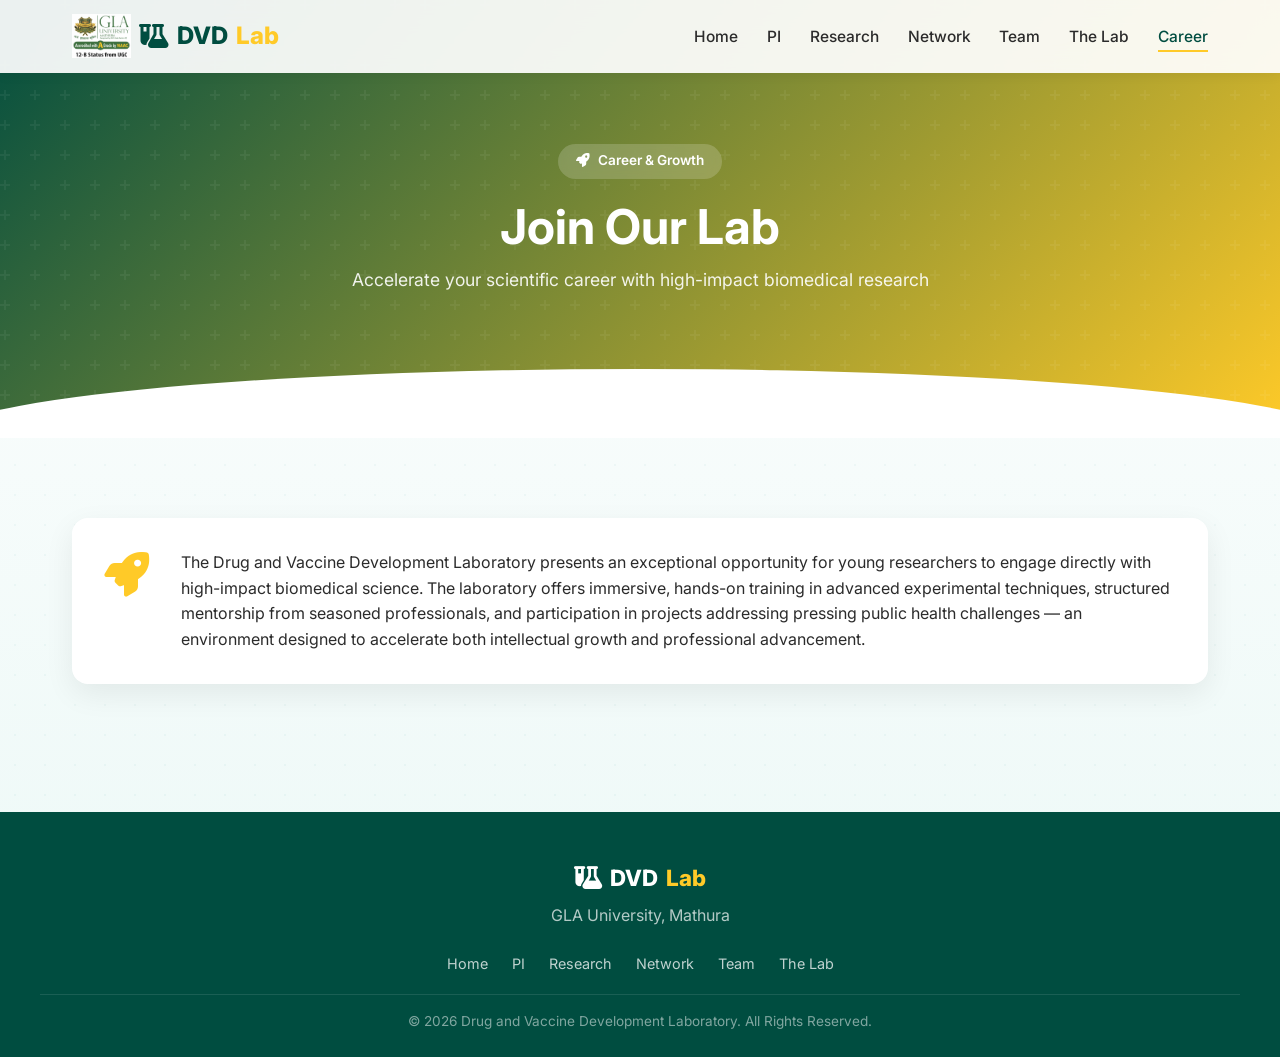
<file: career.html>
<!DOCTYPE html>
<html lang="en">

<head>
    <meta charset="UTF-8">
    <meta name="viewport" content="width=device-width, initial-scale=1.0">
    <title>Career &amp; Growth — DVDLab</title>
    <meta name="description"
        content="Career opportunities, timeline, and growth pathways at the Drug and Vaccine Development Laboratory, GLA University.">
    <link href="https://fonts.googleapis.com/css2?family=Inter:wght@300;400;500;600;700;800&display=swap"
        rel="stylesheet">
    <link rel="stylesheet" href="https://cdnjs.cloudflare.com/ajax/libs/font-awesome/6.4.0/css/all.min.css">
    <link rel="stylesheet" href="style.css">
</head>

<body>
    <nav id="navbar">
        <div class="nav-content">
            <div class="logo">
                <img src="images/gla_logo.png" alt="GLA University Logo" class="nav-logo-img">
                <i class="fa-solid fa-flask-vial"></i> DVD<span class="highlight">Lab</span>
            </div>
            <ul class="nav-links">
                <li><a href="index.html">Home</a></li>
                <li><a href="pi.html">PI</a></li>
                <li><a href="research.html">Research</a></li>
                <li><a href="network.html">Network</a></li>
                <li><a href="team.html">Team</a></li>
                <li><a href="lab.html">The Lab</a></li>
                <li><a href="career.html">Career</a></li>
            </ul>
        </div>
    </nav>

    <!-- Page Banner -->
    <div class="page-banner page-banner--career">
        <div class="page-banner-content reveal">
            <span class="page-label"><i class="fa-solid fa-rocket"></i> Career &amp; Growth</span>
            <h1>Join Our Lab</h1>
            <p>Accelerate your scientific career with high-impact biomedical research</p>
        </div>
        <div class="banner-shape"></div>
    </div>

    <!-- Opportunity Text -->
    <section class="section-container">
        <div class="career-content reveal">
            <div class="career-text">
                <i class="fa-solid fa-rocket large-icon"></i>
                <p>The Drug and Vaccine Development Laboratory presents an exceptional opportunity for young researchers
                    to engage directly with high-impact biomedical science. The laboratory offers immersive, hands-on
                    training in advanced experimental techniques, structured mentorship from seasoned professionals, and
                    participation in projects addressing pressing public health challenges — an environment designed to
                    accelerate both intellectual growth and professional advancement.</p>
            </div>
        </div>
    </section>

    <footer>
        <div class="footer-content">
            <div class="footer-brand">
                <div class="logo"><i class="fa-solid fa-flask-vial"></i> DVD<span class="highlight">Lab</span></div>
                <p>GLA University, Mathura</p>
            </div>
            <div class="footer-links">
                <a href="index.html">Home</a>
                <a href="pi.html">PI</a>
                <a href="research.html">Research</a>
                <a href="network.html">Network</a>
                <a href="team.html">Team</a>
                <a href="lab.html">The Lab</a>
            </div>
            <div class="footer-bottom">
                <p>&copy; 2026 Drug and Vaccine Development Laboratory. All Rights Reserved.</p>
            </div>
        </div>
    </footer>

    <script src="main.js"></script>
</body>

</html>
</file>
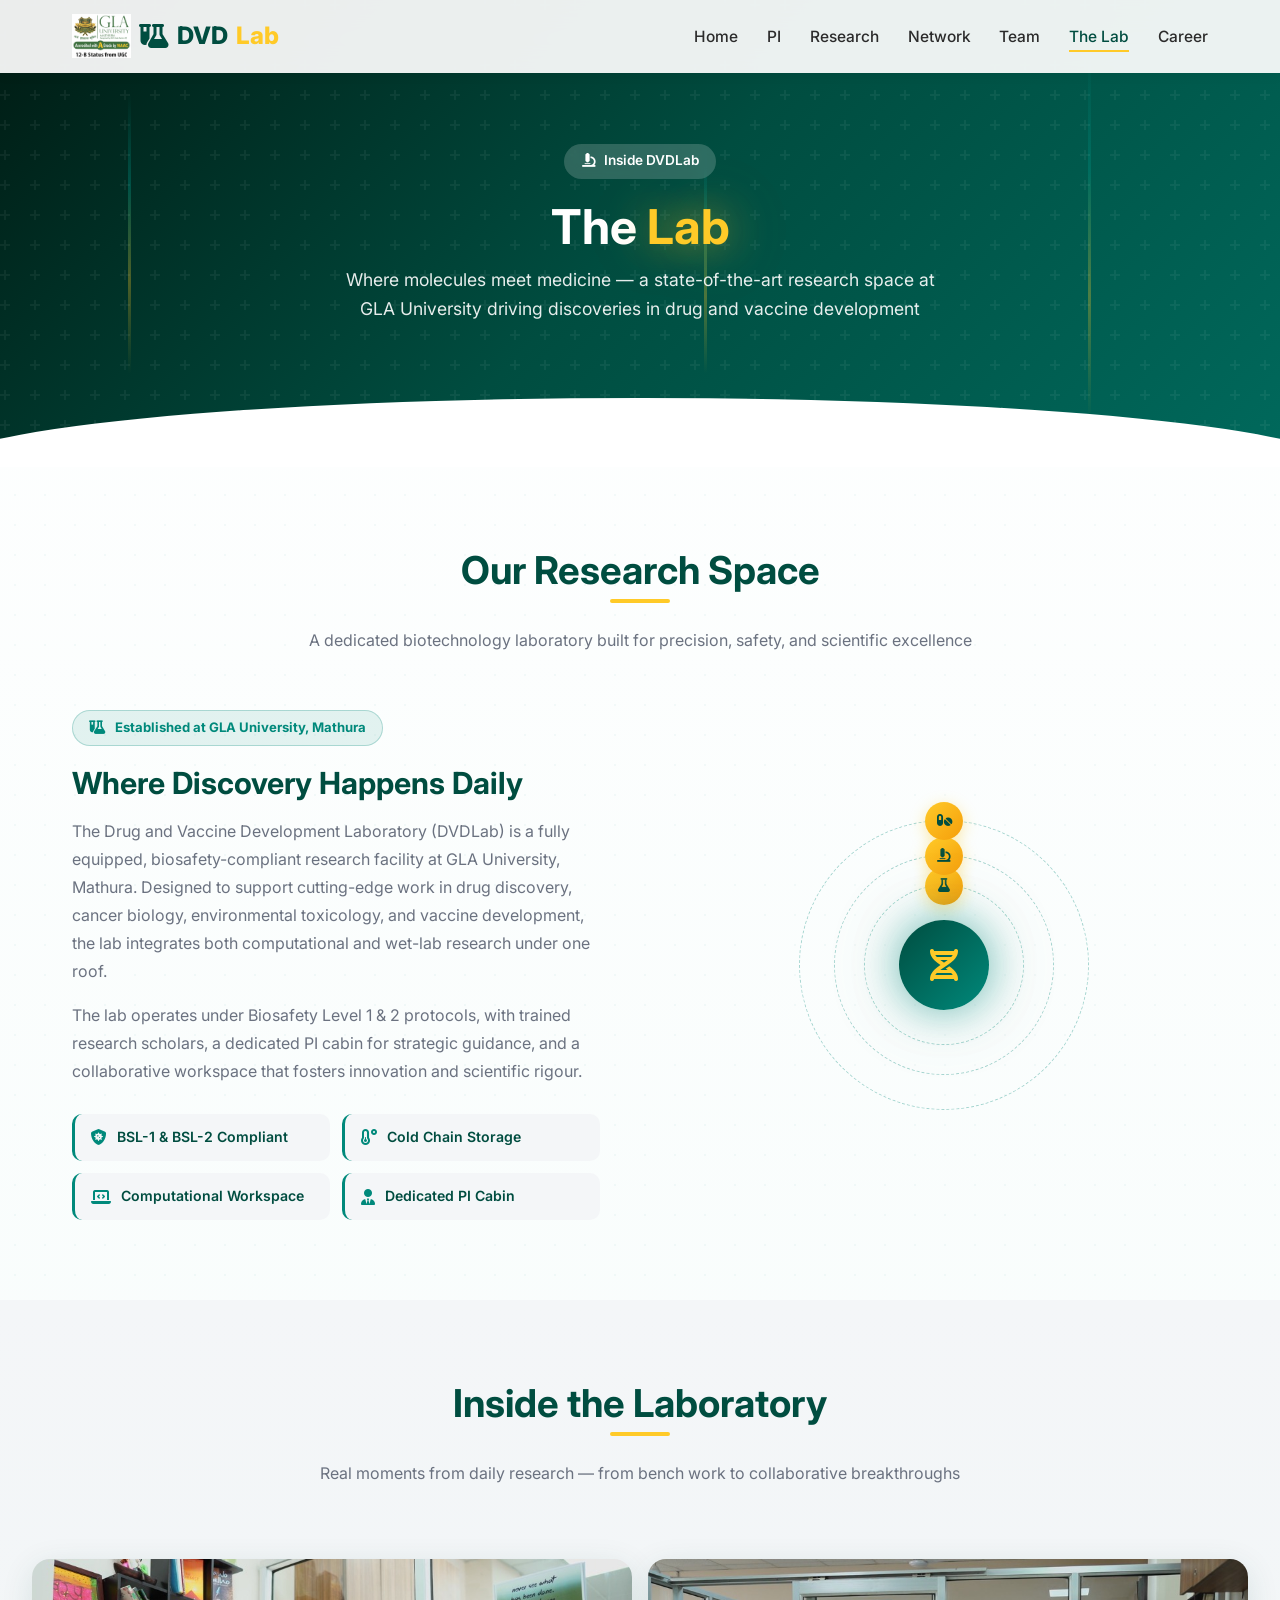
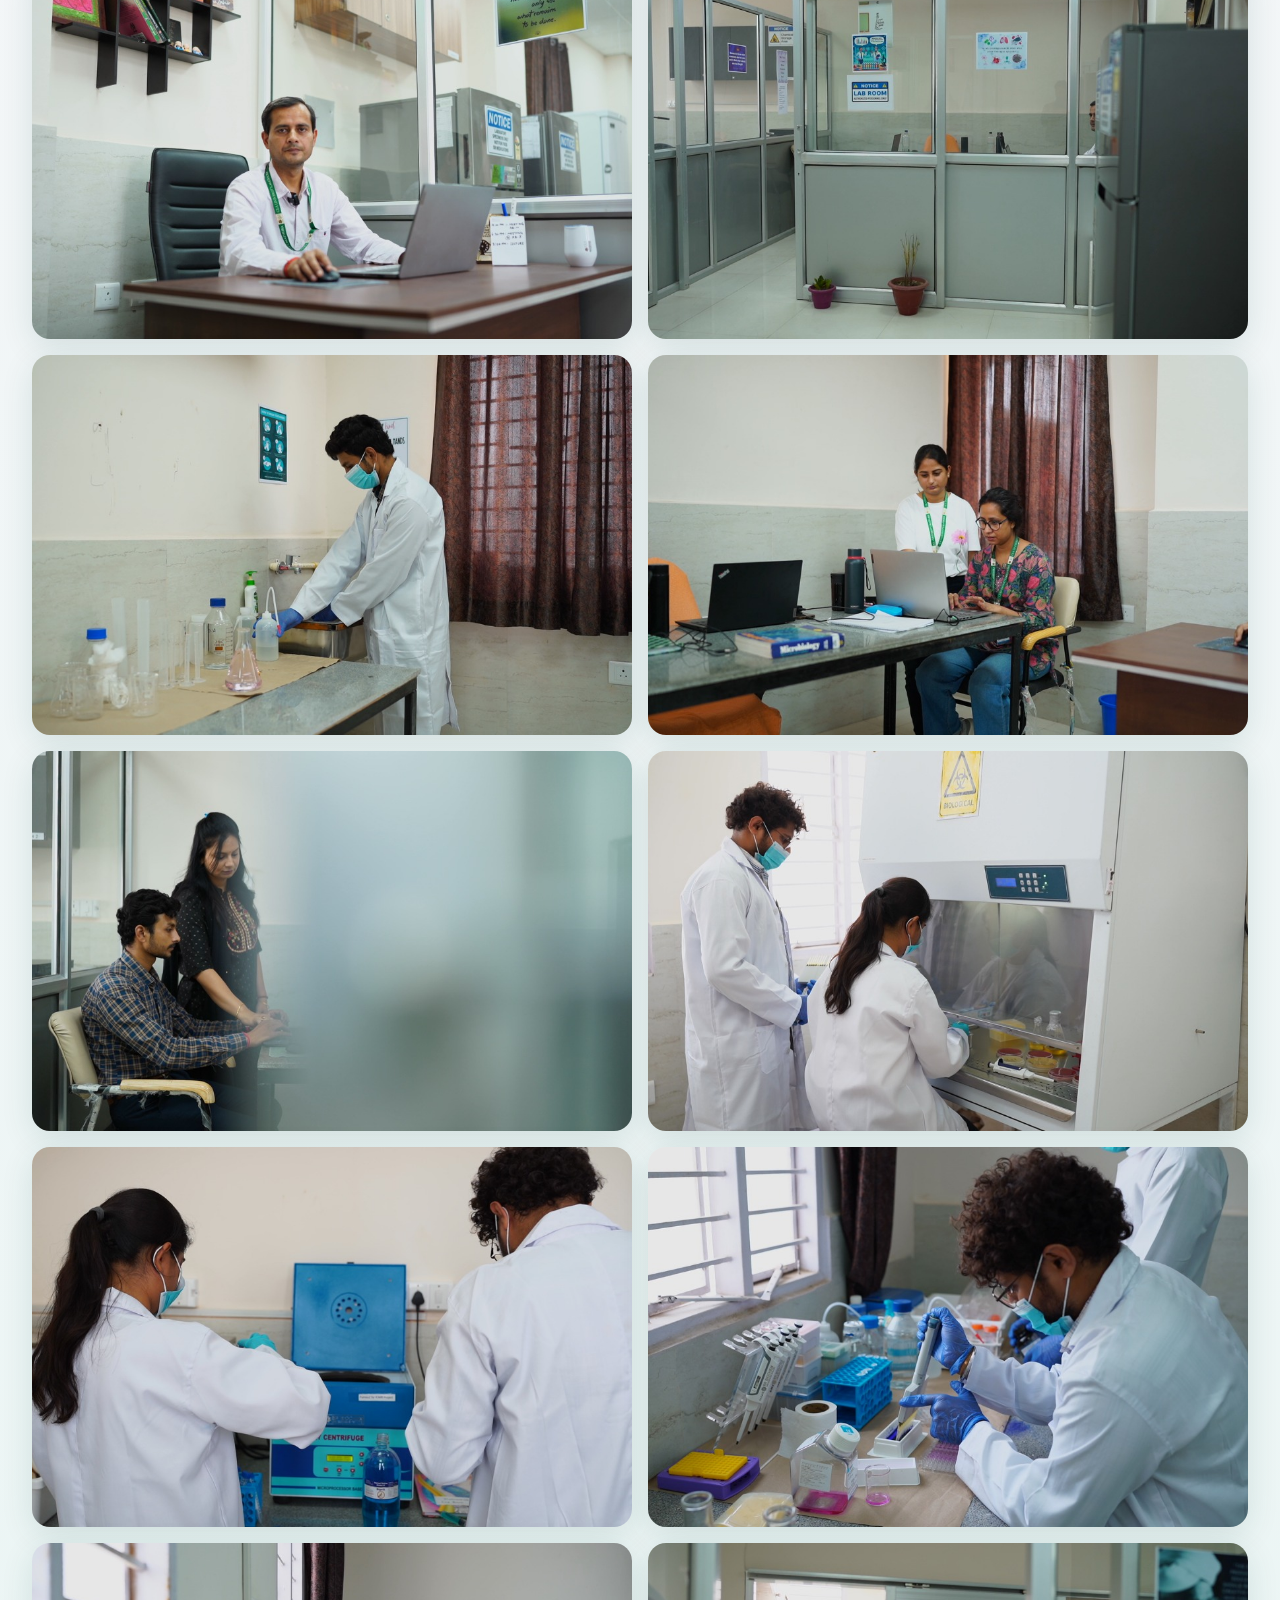
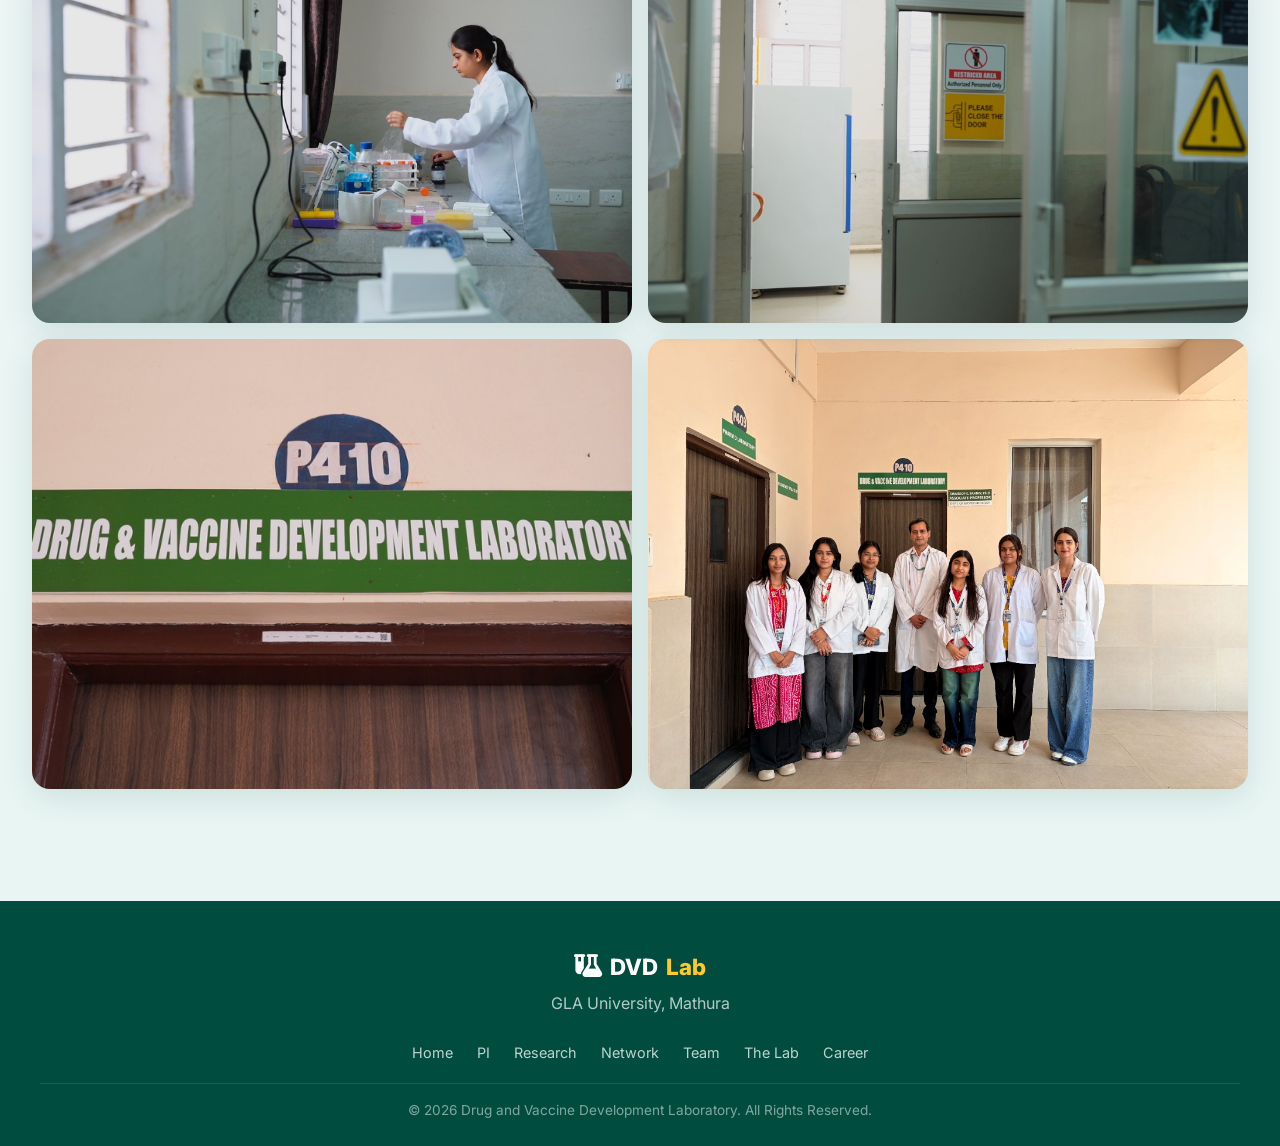
<file: lab.html>
<!DOCTYPE html>
<html lang="en">

<head>
    <meta charset="UTF-8">
    <meta name="viewport" content="width=device-width, initial-scale=1.0">
    <title>The Lab — DVDLab</title>
    <meta name="description" content="Step inside the Drug and Vaccine Development Laboratory at GLA University — where cutting-edge biotechnology meets discovery.">
    <link href="https://fonts.googleapis.com/css2?family=Inter:wght@300;400;500;600;700;800&display=swap" rel="stylesheet">
    <link rel="stylesheet" href="https://cdnjs.cloudflare.com/ajax/libs/font-awesome/6.4.0/css/all.min.css">
    <link rel="stylesheet" href="style.css">
</head>

<body>
    <nav id="navbar">
        <div class="nav-content">
            <div class="logo">
                <img src="images/gla_logo.png" alt="GLA University Logo" class="nav-logo-img">
                <i class="fa-solid fa-flask-vial"></i> DVD<span class="highlight">Lab</span>
            </div>
            <ul class="nav-links">
                <li><a href="index.html">Home</a></li>
                <li><a href="pi.html">PI</a></li>
                <li><a href="research.html">Research</a></li>
                <li><a href="network.html">Network</a></li>
                <li><a href="team.html">Team</a></li>
                <li><a href="lab.html">The Lab</a></li>
                <li><a href="career.html">Career</a></li>
            </ul>
        </div>
    </nav>

    <!-- Hero Banner -->
    <div class="page-banner page-banner--lab">
        <div class="lab-dna-animation">
            <span class="dna-strand"></span>
            <span class="dna-strand"></span>
            <span class="dna-strand"></span>
        </div>
        <div class="page-banner-content reveal">
            <span class="page-label"><i class="fa-solid fa-microscope"></i> Inside DVDLab</span>
            <h1>The <span class="lab-title-glow">Lab</span></h1>
            <p>Where molecules meet medicine — a state-of-the-art research space at GLA University driving discoveries in drug and vaccine development</p>
        </div>
        <div class="banner-shape"></div>
    </div>



    <!-- About the Lab -->
    <section class="section-container">
        <div class="section-header reveal">
            <h2>Our Research Space</h2>
            <p>A dedicated biotechnology laboratory built for precision, safety, and scientific excellence</p>
        </div>
        <div class="lab-about-grid reveal">
            <div class="lab-about-text">
                <div class="lab-about-badge"><i class="fa-solid fa-flask-vial"></i> Established at GLA University, Mathura</div>
                <h3>Where Discovery Happens Daily</h3>
                <p>The Drug and Vaccine Development Laboratory (DVDLab) is a fully equipped, biosafety-compliant research facility at GLA University, Mathura. Designed to support cutting-edge work in drug discovery, cancer biology, environmental toxicology, and vaccine development, the lab integrates both computational and wet-lab research under one roof.</p>
                <p style="margin-top:1rem;">The lab operates under Biosafety Level 1 &amp; 2 protocols, with trained research scholars, a dedicated PI cabin for strategic guidance, and a collaborative workspace that fosters innovation and scientific rigour.</p>
                <div class="lab-highlights">
                    <div class="lab-highlight-item">
                        <i class="fa-solid fa-shield-virus"></i>
                        <span>BSL-1 &amp; BSL-2 Compliant</span>
                    </div>
                    <div class="lab-highlight-item">
                        <i class="fa-solid fa-temperature-low"></i>
                        <span>Cold Chain Storage</span>
                    </div>
                    <div class="lab-highlight-item">
                        <i class="fa-solid fa-laptop-code"></i>
                        <span>Computational Workspace</span>
                    </div>
                    <div class="lab-highlight-item">
                        <i class="fa-solid fa-user-tie"></i>
                        <span>Dedicated PI Cabin</span>
                    </div>
                </div>
            </div>
            <div class="lab-about-visual">
                <div class="lab-molecule-ring">
                    <div class="molecule-center"><i class="fa-solid fa-dna"></i></div>
                    <div class="orbit orbit-1"><span class="atom atom-1"><i class="fa-solid fa-flask"></i></span></div>
                    <div class="orbit orbit-2"><span class="atom atom-2"><i class="fa-solid fa-microscope"></i></span></div>
                    <div class="orbit orbit-3"><span class="atom atom-3"><i class="fa-solid fa-pills"></i></span></div>
                </div>
            </div>
        </div>
    </section>

    <!-- Photo Gallery — Full Immersive -->
    <section class="lab-gallery-section">
        <div class="section-container" style="padding-bottom:1rem;">
            <div class="section-header reveal">
                <h2>Inside the Laboratory</h2>
                <p>Real moments from daily research — from bench work to collaborative breakthroughs</p>
            </div>
        </div>
        <div class="lab-gallery-grid" id="lab-gallery-grid">
            <!-- Populated by JS -->
        </div>
    </section>





    <footer>
        <div class="footer-content">
            <div class="footer-brand">
                <div class="logo"><i class="fa-solid fa-flask-vial"></i> DVD<span class="highlight">Lab</span></div>
                <p>GLA University, Mathura</p>
            </div>
            <div class="footer-links">
                <a href="index.html">Home</a>
                <a href="pi.html">PI</a>
                <a href="research.html">Research</a>
                <a href="network.html">Network</a>
                <a href="team.html">Team</a>
                <a href="lab.html">The Lab</a>
                <a href="career.html">Career</a>
            </div>
            <div class="footer-bottom">
                <p>&copy; 2026 Drug and Vaccine Development Laboratory. All Rights Reserved.</p>
            </div>
        </div>
    </footer>

    <script src="main.js"></script>
</body>

</html>
</file>
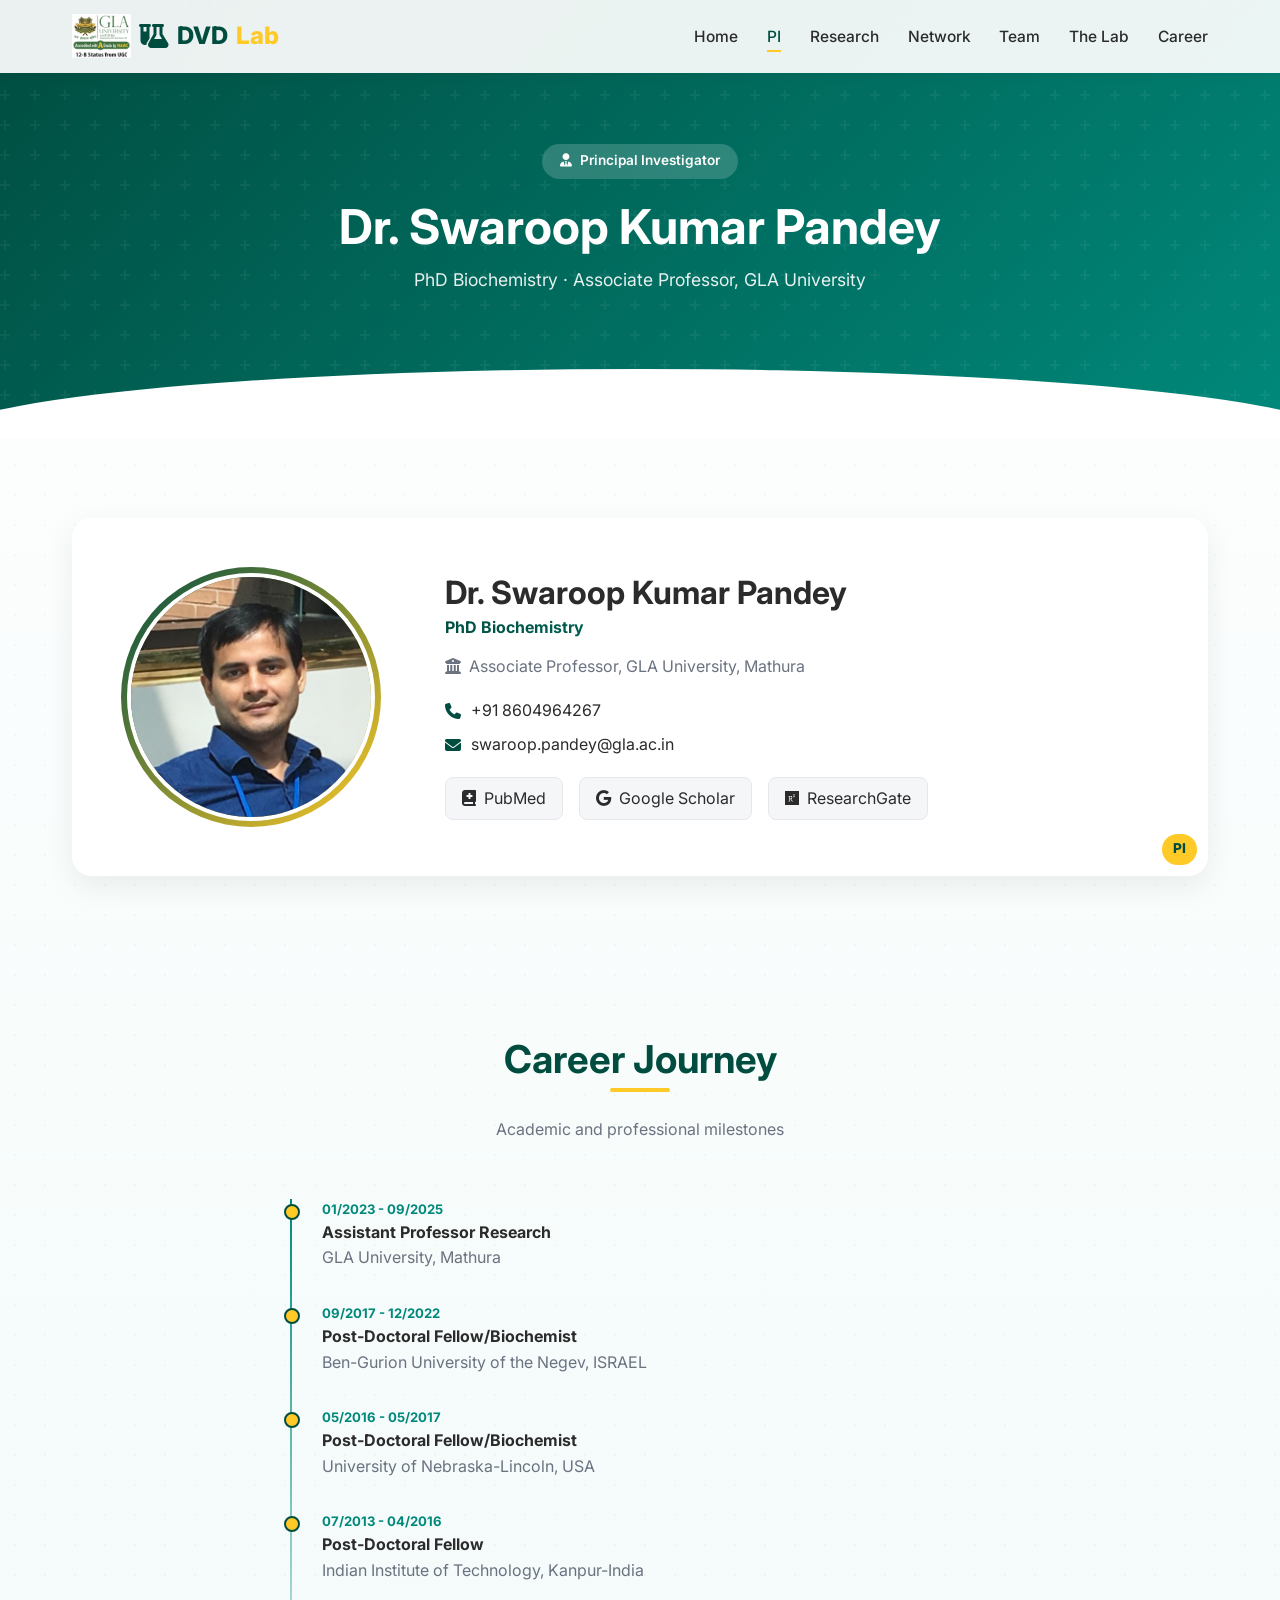
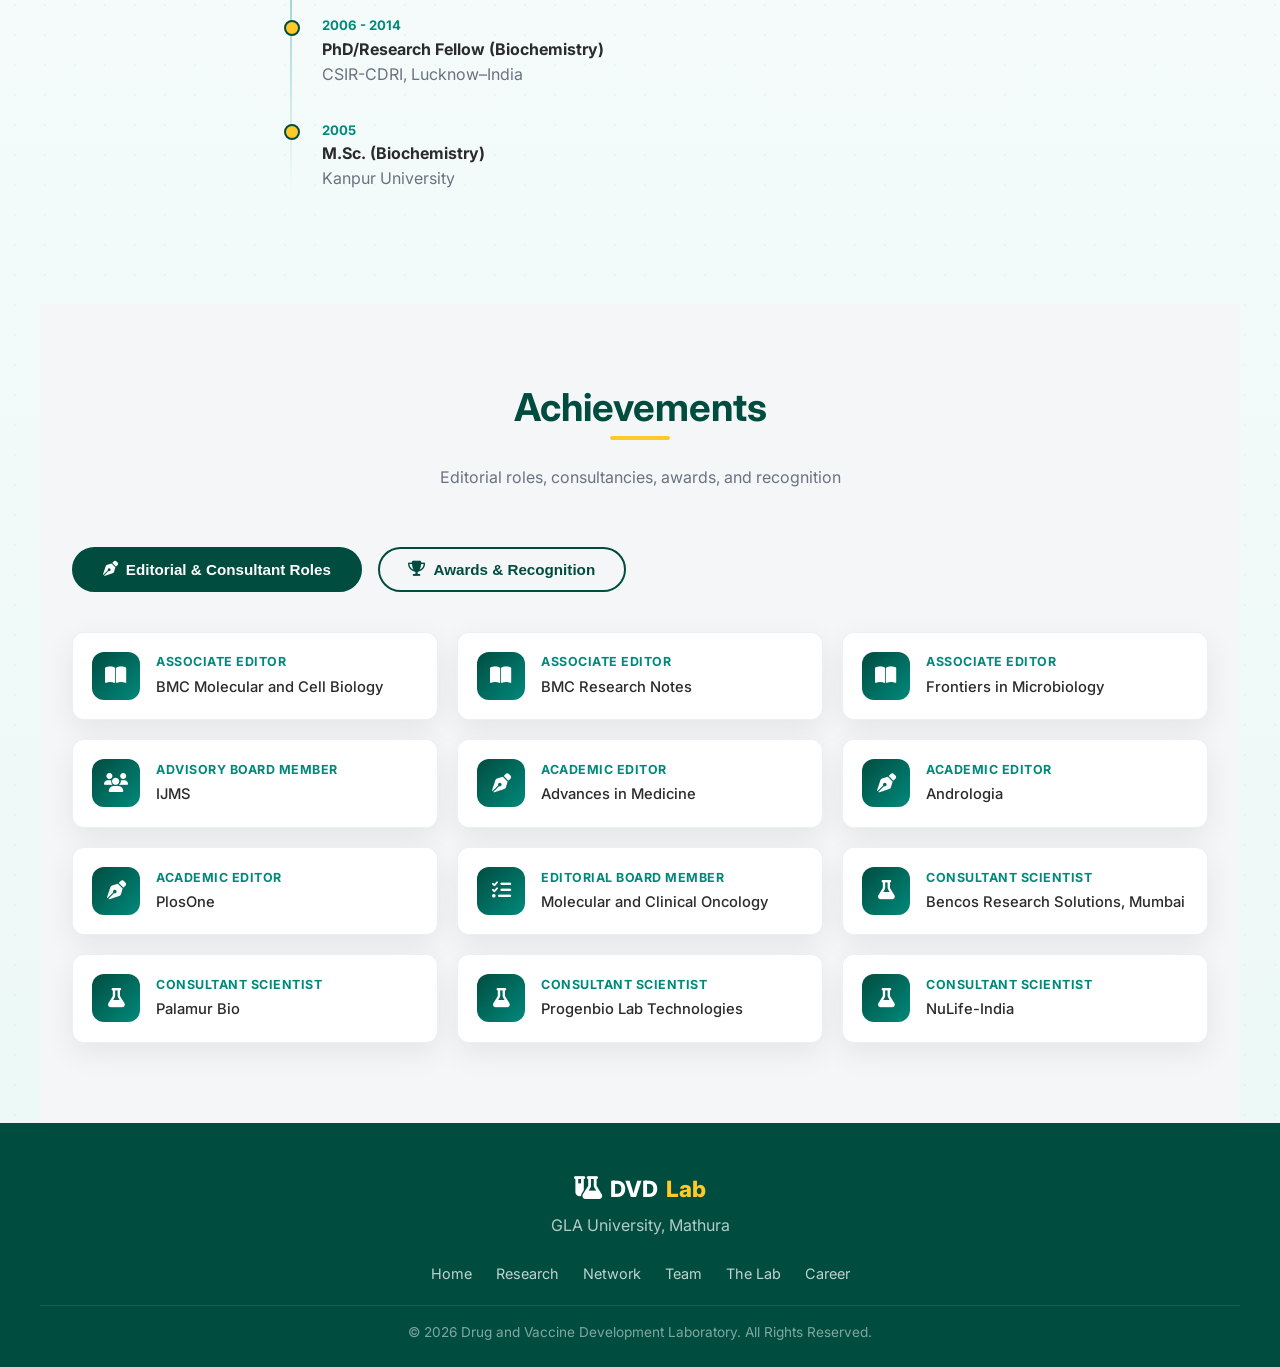
<file: pi.html>
<!DOCTYPE html>
<html lang="en">

<head>
    <meta charset="UTF-8">
    <meta name="viewport" content="width=device-width, initial-scale=1.0">
    <title>Principal Investigator — DVDLab</title>
    <meta name="description"
        content="Dr. Swaroop Kumar Pandey — Associate Professor, GLA University. Biochemist, researcher, and principal investigator of the Drug and Vaccine Development Laboratory.">
    <link href="https://fonts.googleapis.com/css2?family=Inter:wght@300;400;500;600;700;800&display=swap"
        rel="stylesheet">
    <link rel="stylesheet" href="https://cdnjs.cloudflare.com/ajax/libs/font-awesome/6.4.0/css/all.min.css">
    <link rel="stylesheet" href="style.css">
</head>

<body>
    <nav id="navbar">
        <div class="nav-content">
            <div class="logo">
                <img src="images/gla_logo.png" alt="GLA University Logo" class="nav-logo-img">
                <i class="fa-solid fa-flask-vial"></i> DVD<span class="highlight">Lab</span>
            </div>
            <ul class="nav-links">
                <li><a href="index.html">Home</a></li>
                <li><a href="pi.html">PI</a></li>
                <li><a href="research.html">Research</a></li>
                <li><a href="network.html">Network</a></li>
                <li><a href="team.html">Team</a></li>
                <li><a href="lab.html">The Lab</a></li>
                <li><a href="career.html">Career</a></li>
            </ul>
        </div>
    </nav>

    <!-- Page Banner -->
    <div class="page-banner page-banner--pi">
        <div class="banner-particles"></div>
        <div class="page-banner-content reveal">
            <span class="page-label"><i class="fa-solid fa-user-tie"></i> Principal Investigator</span>
            <h1>Dr. Swaroop Kumar Pandey</h1>
            <p>PhD Biochemistry · Associate Professor, GLA University</p>
        </div>
        <div class="banner-shape"></div>
    </div>

    <!-- PI Profile -->
    <section class="section-container">
        <div class="pi-profile reveal">
            <div class="pi-image-container">
                <div class="pi-photo-ring">
                    <img src="images/swaroop_pandey.png" alt="Dr. Swaroop Kumar Pandey" class="pi-photo">
                </div>
                <div class="pi-badge">PI</div>
            </div>
            <div class="pi-details">
                <h3>Dr. Swaroop Kumar Pandey</h3>
                <h4 class="text-gradient">PhD Biochemistry</h4>
                <p class="pi-affil"><i class="fa-solid fa-university"></i> Associate Professor, GLA University, Mathura
                </p>
                <div class="contact-info">
                    <p><i class="fa-solid fa-phone"></i> +91 8604964267</p>
                    <p><i class="fa-solid fa-envelope"></i> swaroop.pandey@gla.ac.in</p>
                </div>
                <div class="social-links">
                    <a href="https://pubmed.ncbi.nlm.nih.gov/?term=swaroop+pandey" target="_blank" class="social-btn">
                        <i class="fa-solid fa-book-medical"></i> PubMed
                    </a>
                    <a href="https://scholar.google.com/citations?user=zAWrVjwAAAAJ&hl=en" target="_blank"
                        class="social-btn">
                        <i class="fa-brands fa-google"></i> Google Scholar
                    </a>
                    <a href="https://www.researchgate.net/profile/Swaroop-Pandey?ev=hdr_xprf" target="_blank"
                        class="social-btn">
                        <i class="fa-brands fa-researchgate"></i> ResearchGate
                    </a>
                </div>
            </div>
        </div>
    </section>

    <!-- Career Summary Timeline -->
    <section class="section-container">
        <div class="section-header reveal">
            <h2>Career Journey</h2>
            <p>Academic and professional milestones</p>
        </div>
        <div class="career-timeline-full">
            <div class="timeline" id="pi-timeline-container">
                <!-- Populated by JS -->
            </div>
        </div>
    </section>

    <!-- Achievements (Tabbed) -->
    <section class="section-container bg-light-section">
        <div class="section-header reveal">
            <h2>Achievements</h2>
            <p>Editorial roles, consultancies, awards, and recognition</p>
        </div>

        <!-- Tab Buttons -->
        <div class="tabs-nav reveal">
            <button class="tab-btn active" data-tab="panel-roles" id="btn-roles">
                <i class="fa-solid fa-pen-nib"></i> Editorial &amp; Consultant Roles
            </button>
            <button class="tab-btn" data-tab="panel-awards" id="btn-awards">
                <i class="fa-solid fa-trophy"></i> Awards &amp; Recognition
            </button>
        </div>

        <!-- Roles Panel -->
        <div class="tab-panel active" id="panel-roles">
            <!-- Populated by JS -->
        </div>

        <!-- Awards Panel -->
        <div class="tab-panel" id="panel-awards">
            <!-- Populated by JS -->
        </div>
    </section>

    <footer>
        <div class="footer-content">
            <div class="footer-brand">
                <div class="logo"><i class="fa-solid fa-flask-vial"></i> DVD<span class="highlight">Lab</span></div>
                <p>GLA University, Mathura</p>
            </div>
            <div class="footer-links">
                <a href="index.html">Home</a>
                <a href="research.html">Research</a>
                <a href="network.html">Network</a>
                <a href="team.html">Team</a>
                <a href="lab.html">The Lab</a>
                <a href="career.html">Career</a>
            </div>
            <div class="footer-bottom">
                <p>&copy; 2026 Drug and Vaccine Development Laboratory. All Rights Reserved.</p>
            </div>
        </div>
    </footer>

    <script src="main.js"></script>
</body>

</html>
</file>
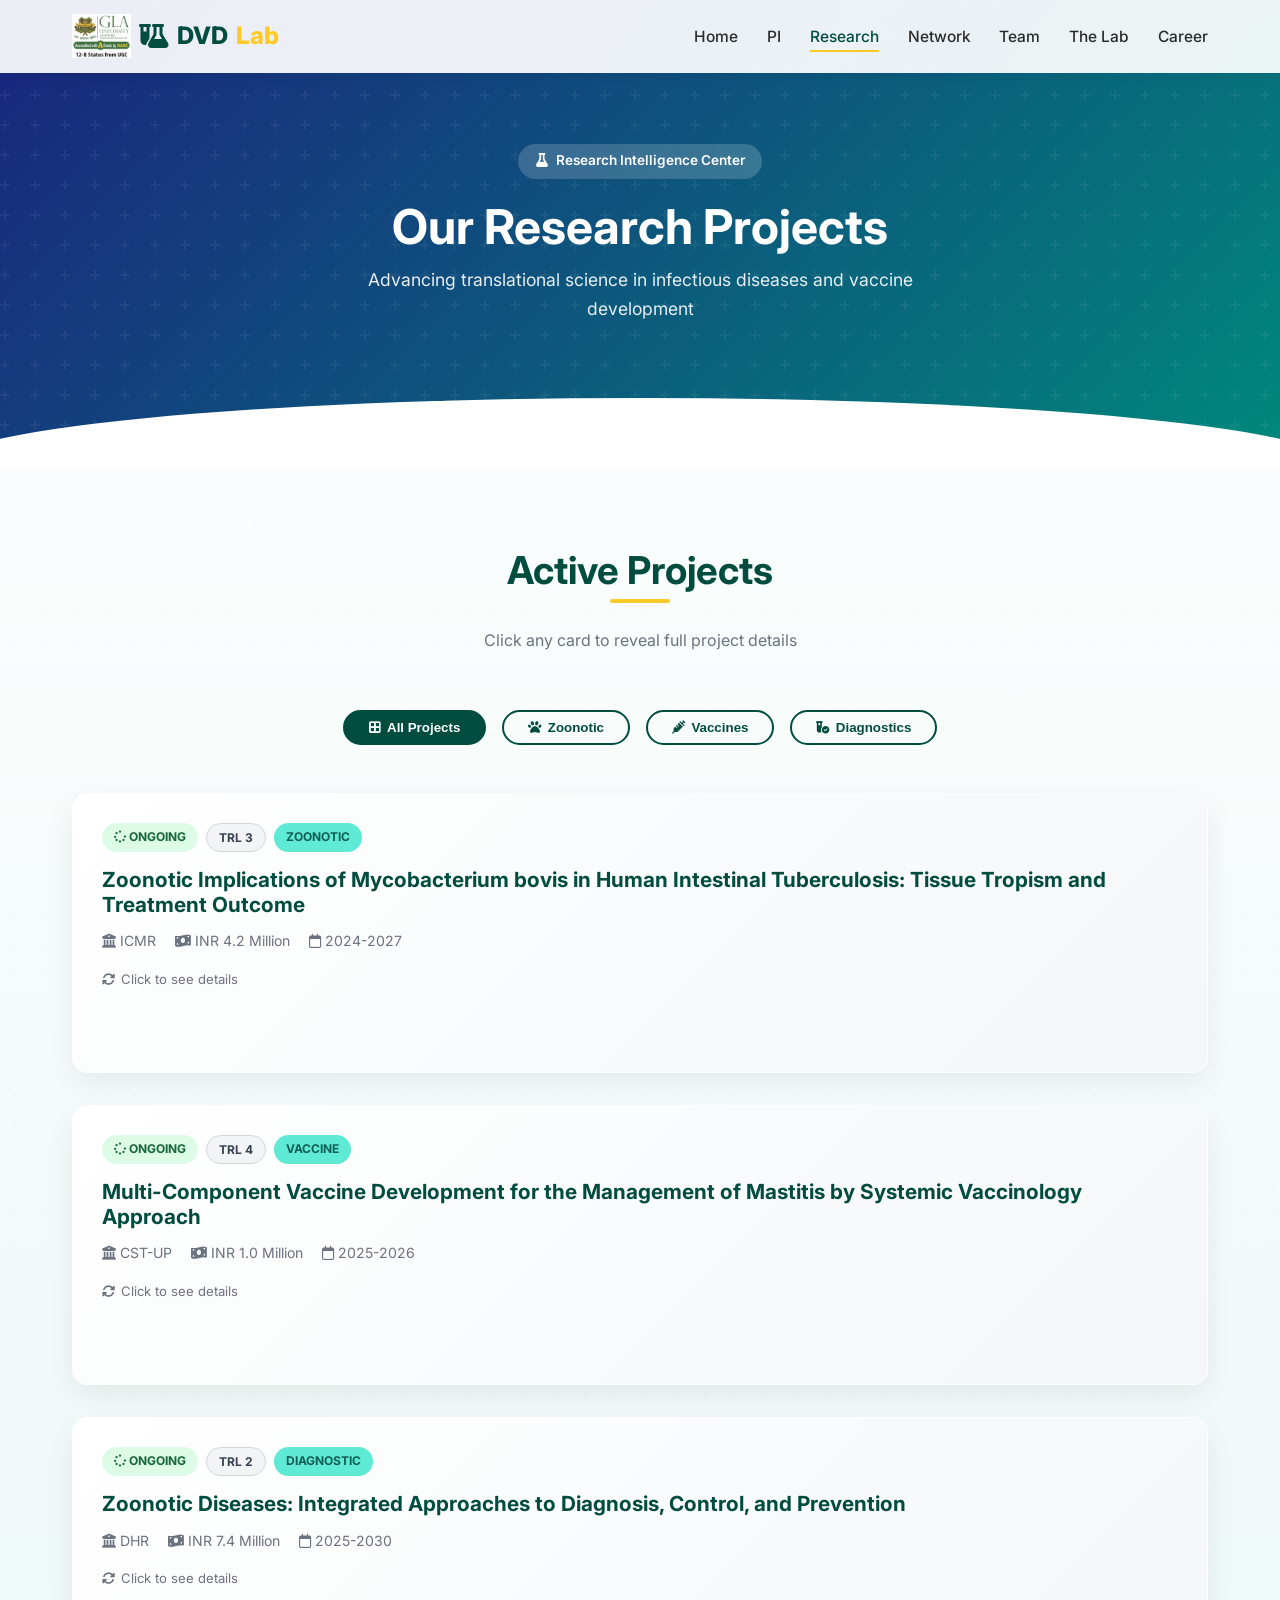
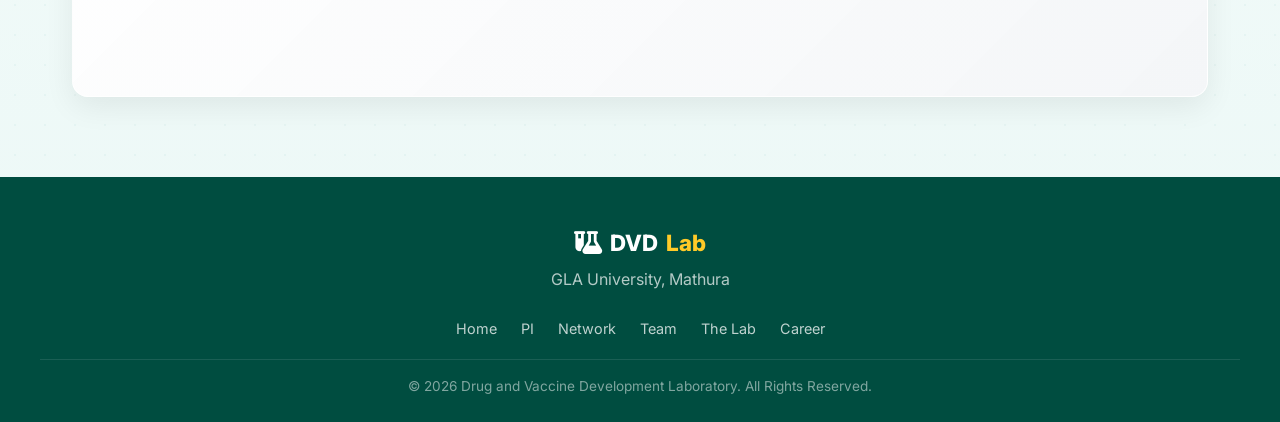
<file: research.html>
<!DOCTYPE html>
<html lang="en">

<head>
    <meta charset="UTF-8">
    <meta name="viewport" content="width=device-width, initial-scale=1.0">
    <title>Research — DVDLab</title>
    <meta name="description"
        content="Ongoing research projects at the Drug and Vaccine Development Laboratory — GLA University.">
    <link href="https://fonts.googleapis.com/css2?family=Inter:wght@300;400;500;600;700;800&display=swap"
        rel="stylesheet">
    <link rel="stylesheet" href="https://cdnjs.cloudflare.com/ajax/libs/font-awesome/6.4.0/css/all.min.css">
    <link rel="stylesheet" href="style.css">
</head>

<body>
    <nav id="navbar">
        <div class="nav-content">
            <div class="logo">
                <img src="images/gla_logo.png" alt="GLA University Logo" class="nav-logo-img">
                <i class="fa-solid fa-flask-vial"></i> DVD<span class="highlight">Lab</span>
            </div>
            <ul class="nav-links">
                <li><a href="index.html">Home</a></li>
                <li><a href="pi.html">PI</a></li>
                <li><a href="research.html">Research</a></li>
                <li><a href="network.html">Network</a></li>
                <li><a href="team.html">Team</a></li>
                <li><a href="lab.html">The Lab</a></li>
                <li><a href="career.html">Career</a></li>
            </ul>
        </div>
    </nav>

    <!-- Page Banner -->
    <div class="page-banner page-banner--research">
        <div class="page-banner-content reveal">
            <span class="page-label"><i class="fa-solid fa-flask"></i> Research Intelligence Center</span>
            <h1>Our Research Projects</h1>
            <p>Advancing translational science in infectious diseases and vaccine development</p>
        </div>
        <div class="banner-shape"></div>
    </div>

    <section class="section-container">
        <div class="section-header reveal">
            <h2>Active Projects</h2>
            <p>Click any card to reveal full project details</p>
        </div>

        <!-- Filters -->
        <div class="filters-container reveal" id="project-filters">
            <button class="filter-btn active" data-filter="all"><i class="fa-solid fa-border-all"></i> All
                Projects</button>
            <button class="filter-btn" data-filter="Zoonotic"><i class="fa-solid fa-paw"></i> Zoonotic</button>
            <button class="filter-btn" data-filter="Vaccine"><i class="fa-solid fa-syringe"></i> Vaccines</button>
            <button class="filter-btn" data-filter="Diagnostic"><i class="fa-solid fa-vial-circle-check"></i>
                Diagnostics</button>
        </div>

        <!-- Projects Grid -->
        <div class="projects-grid" id="projects-container">
            <!-- Populated by JS -->
        </div>
    </section>

    <footer>
        <div class="footer-content">
            <div class="footer-brand">
                <div class="logo"><i class="fa-solid fa-flask-vial"></i> DVD<span class="highlight">Lab</span></div>
                <p>GLA University, Mathura</p>
            </div>
            <div class="footer-links">
                <a href="index.html">Home</a>
                <a href="pi.html">PI</a>
                <a href="network.html">Network</a>
                <a href="team.html">Team</a>
                <a href="lab.html">The Lab</a>
                <a href="career.html">Career</a>
            </div>
            <div class="footer-bottom">
                <p>&copy; 2026 Drug and Vaccine Development Laboratory. All Rights Reserved.</p>
            </div>
        </div>
    </footer>

    <script src="main.js"></script>
</body>

</html>
</file>
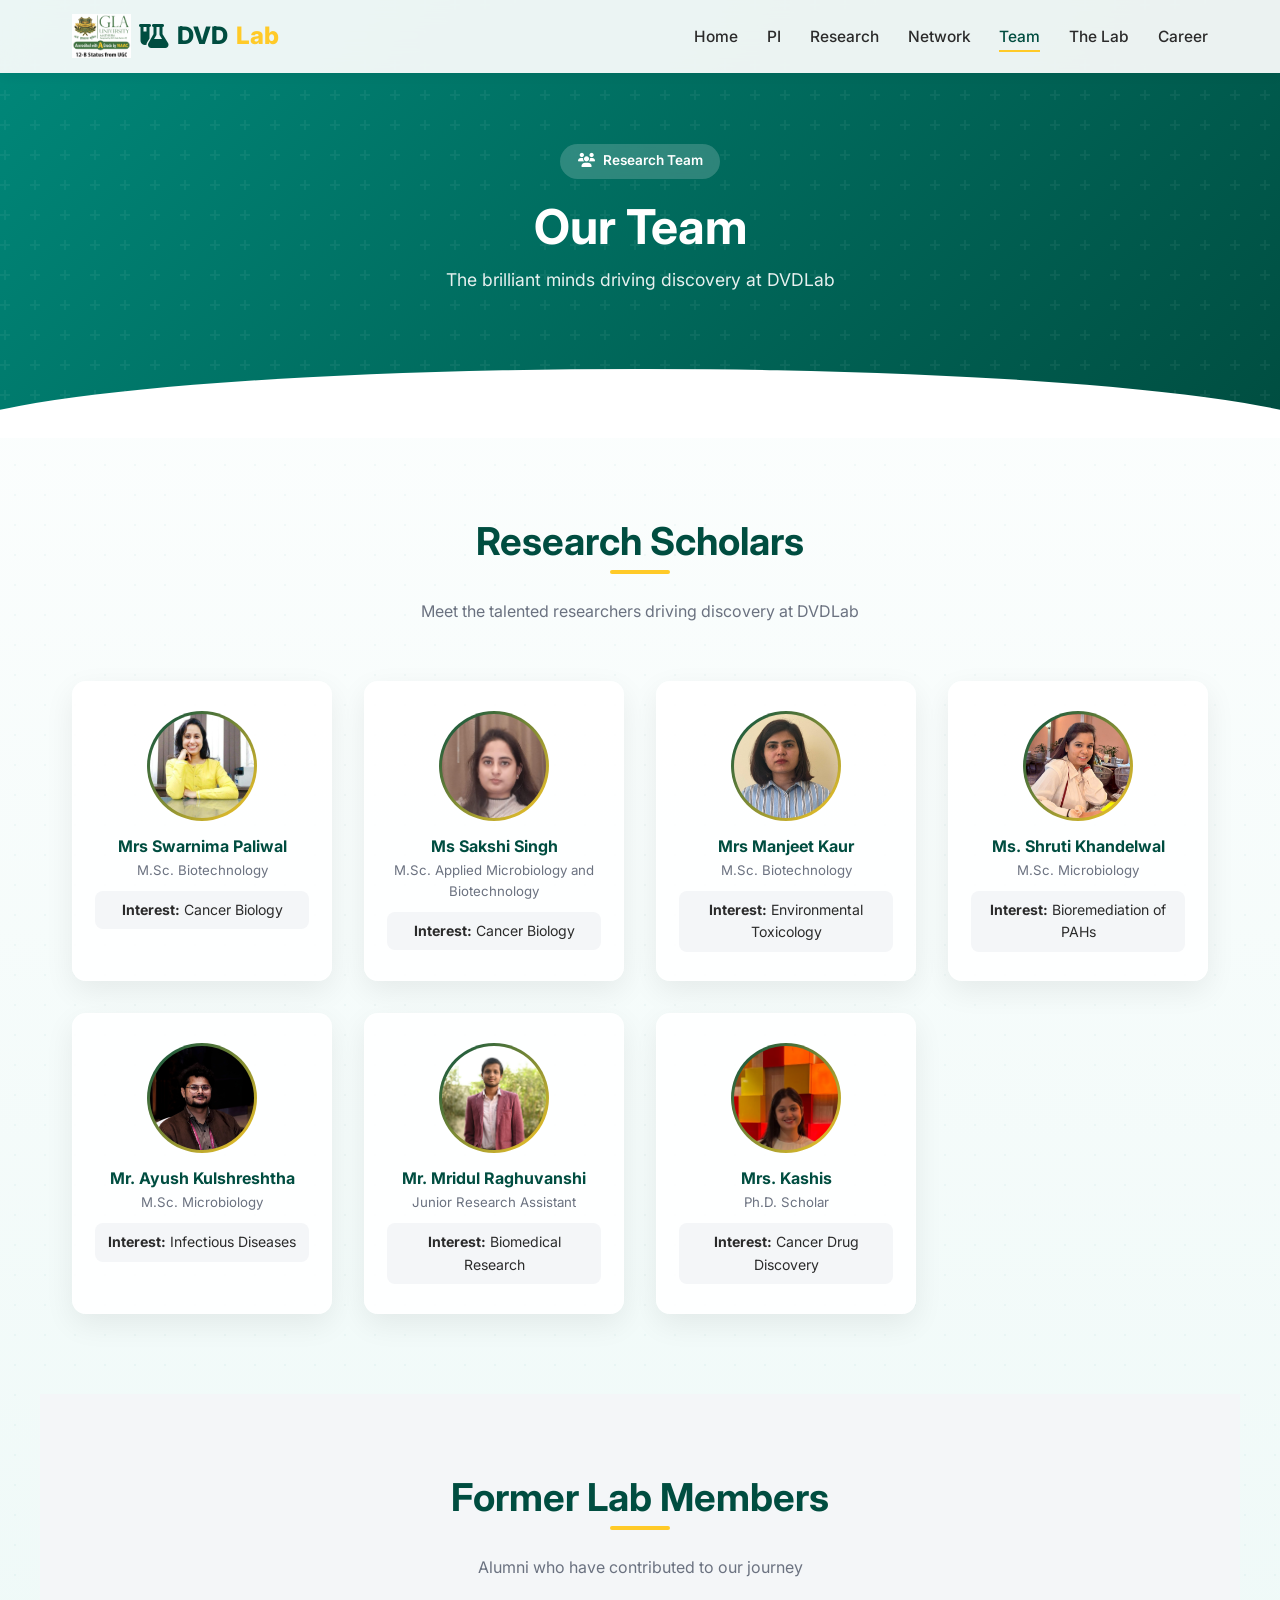
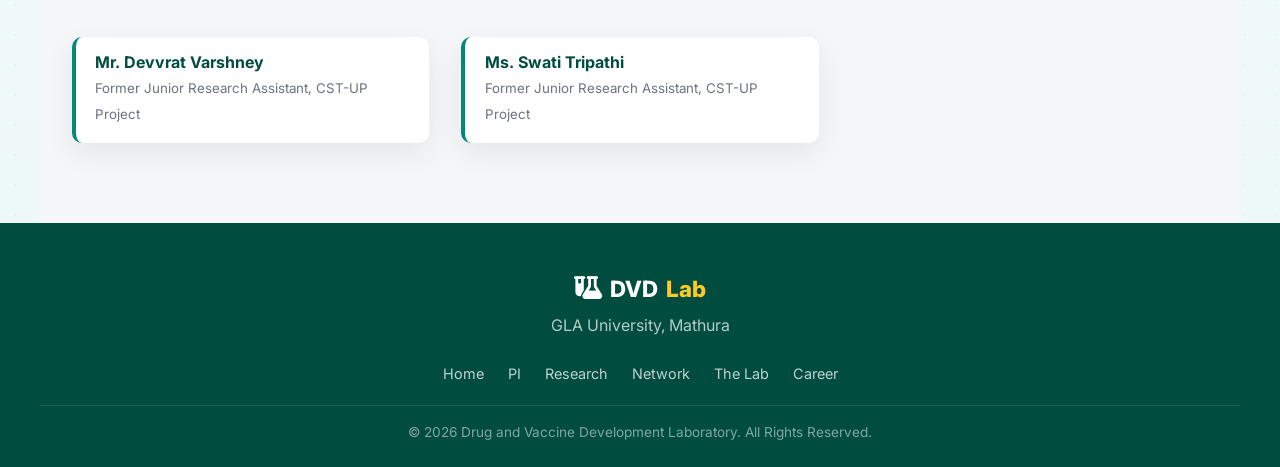
<file: team.html>
<!DOCTYPE html>
<html lang="en">

<head>
    <meta charset="UTF-8">
    <meta name="viewport" content="width=device-width, initial-scale=1.0">
    <title>Our Team — DVDLab</title>
    <meta name="description"
        content="Meet the research scholars and members of the Drug and Vaccine Development Laboratory at GLA University.">
    <link href="https://fonts.googleapis.com/css2?family=Inter:wght@300;400;500;600;700;800&display=swap"
        rel="stylesheet">
    <link rel="stylesheet" href="https://cdnjs.cloudflare.com/ajax/libs/font-awesome/6.4.0/css/all.min.css">
    <link rel="stylesheet" href="style.css">
</head>

<body>
    <nav id="navbar">
        <div class="nav-content">
            <div class="logo">
                <img src="images/gla_logo.png" alt="GLA University Logo" class="nav-logo-img">
                <i class="fa-solid fa-flask-vial"></i> DVD<span class="highlight">Lab</span>
            </div>
            <ul class="nav-links">
                <li><a href="index.html">Home</a></li>
                <li><a href="pi.html">PI</a></li>
                <li><a href="research.html">Research</a></li>
                <li><a href="network.html">Network</a></li>
                <li><a href="team.html">Team</a></li>
                <li><a href="lab.html">The Lab</a></li>
                <li><a href="career.html">Career</a></li>
            </ul>
        </div>
    </nav>

    <!-- Page Banner -->
    <div class="page-banner page-banner--team">
        <div class="page-banner-content reveal">
            <span class="page-label"><i class="fa-solid fa-users"></i> Research Team</span>
            <h1>Our Team</h1>
            <p>The brilliant minds driving discovery at DVDLab</p>
        </div>
        <div class="banner-shape"></div>
    </div>

    <section class="section-container">
        <div class="section-header reveal">
            <h2>Research Scholars</h2>
            <p>Meet the talented researchers driving discovery at DVDLab</p>
        </div>
        <div class="members-grid" id="scholars-container">
            <!-- Populated by JS -->
        </div>
    </section>

    <section class="section-container bg-light-section">
        <div class="section-header reveal">
            <h2>Former Lab Members</h2>
            <p>Alumni who have contributed to our journey</p>
        </div>
        <div class="members-grid list-view" id="alumni-container">
            <!-- Populated by JS -->
        </div>
    </section>

    <footer>
        <div class="footer-content">
            <div class="footer-brand">
                <div class="logo"><i class="fa-solid fa-flask-vial"></i> DVD<span class="highlight">Lab</span></div>
                <p>GLA University, Mathura</p>
            </div>
            <div class="footer-links">
                <a href="index.html">Home</a>
                <a href="pi.html">PI</a>
                <a href="research.html">Research</a>
                <a href="network.html">Network</a>
                <a href="lab.html">The Lab</a>
                <a href="career.html">Career</a>
            </div>
            <div class="footer-bottom">
                <p>&copy; 2026 Drug and Vaccine Development Laboratory. All Rights Reserved.</p>
            </div>
        </div>
    </footer>

    <script src="main.js"></script>
</body>

</html>
</file>
<file: style.css>
/* ============================================
   DVD Lab — style.css (Multi-Page)
   ============================================ */
/* Career page — full-width single timeline */
.career-timeline-full {
    max-width: 700px;
    margin: 2rem auto 0;
}

.career-timeline-full h3 {
    color: var(--primary);
    display: flex;
    align-items: center;
    gap: 0.5rem;
    border-bottom: 2px solid var(--bg-light);
    padding-bottom: 0.6rem;
    margin-bottom: 1.5rem;
    font-size: 1.3rem;
}

:root {
    --primary: #004d40;
    --primary-light: #00897b;
    --secondary: #ffca28;
    --bg-main: #ffffff;
    --bg-light: #f4f6f8;
    --text-main: #2b2b2b;
    --text-muted: #6b7280;
    --white: #ffffff;
    --card-shadow: 0 10px 30px rgba(0, 0, 0, 0.07);
    --hover-shadow: 0 20px 45px rgba(0, 77, 64, 0.18);
    --border-radius: 12px;
    --transition: all 0.3s ease;
}

* {
    margin: 0;
    padding: 0;
    box-sizing: border-box;
}

body {
    font-family: 'Inter', sans-serif;
    color: var(--text-main);
    background: linear-gradient(180deg, #fff 0%, #ebf8f6 100%);
    line-height: 1.6;
    overflow-x: hidden;
    animation: pageEnter 0.55s ease both;
}

@keyframes pageEnter {
    from {
        opacity: 0;
        transform: translateY(18px);
    }

    to {
        opacity: 1;
        transform: translateY(0);
    }
}

body::before {
    content: '';
    position: fixed;
    inset: 0;
    background-image: radial-gradient(var(--primary-light) 1px, transparent 1px);
    background-size: 30px 30px;
    opacity: 0.04;
    z-index: -1;
    pointer-events: none;
}

h1,
h2,
h3,
h4,
h5,
h6 {
    font-weight: 700;
    line-height: 1.2;
    margin-bottom: 1rem;
}

a {
    text-decoration: none;
    color: var(--primary);
    transition: var(--transition);
}

.text-gradient {
    background: linear-gradient(135deg, var(--primary), var(--primary-light));
    -webkit-background-clip: text;
    -webkit-text-fill-color: transparent;
}

.mt-2 {
    margin-top: 2rem;
}

.bg-light-section {
    background: var(--bg-light);
    padding: 5rem 2rem;
}

.bg-light-section .section-container {
    padding-top: 0;
    padding-bottom: 0;
}

.section-container {
    padding: 5rem 2rem;
    max-width: 1200px;
    margin: 0 auto;
}

.section-header {
    text-align: center;
    margin-bottom: 3.5rem;
}

.section-header h2 {
    font-size: 2.4rem;
    color: var(--primary);
    position: relative;
    display: inline-block;
}

.section-header h2::after {
    content: '';
    position: absolute;
    bottom: -10px;
    left: 50%;
    transform: translateX(-50%);
    width: 60px;
    height: 4px;
    background: var(--secondary);
    border-radius: 2px;
}

.section-header p {
    color: var(--text-muted);
    margin-top: 1.2rem;
}

/* NAV */
nav {
    position: fixed;
    top: 0;
    width: 100%;
    background: rgba(255, 255, 255, 0.92);
    backdrop-filter: blur(14px);
    z-index: 1000;
    box-shadow: 0 2px 12px rgba(0, 0, 0, 0.06);
}

.nav-content {
    max-width: 1200px;
    margin: 0 auto;
    padding: 0.9rem 2rem;
    display: flex;
    justify-content: space-between;
    align-items: center;
}

.logo {
    font-size: 1.5rem;
    font-weight: 800;
    color: var(--primary);
    display: flex;
    align-items: center;
    gap: 0.5rem;
}

.nav-logo-img {
    height: 44px;
    width: auto;
}

.logo .highlight {
    color: var(--secondary);
}

.nav-links {
    list-style: none;
    display: flex;
    gap: 1.8rem;
}

.nav-links a {
    color: var(--text-main);
    font-weight: 500;
    font-size: 0.97rem;
    padding: 0.3rem 0;
    border-bottom: 2px solid transparent;
    transition: var(--transition);
}

.nav-links a:hover,
.nav-links a.active {
    color: var(--primary);
    border-bottom-color: var(--secondary);
}

/* HERO */
.hero {
    min-height: 100vh;
    display: flex;
    align-items: center;
    padding: 8rem 2rem 4rem;
    position: relative;
    background: linear-gradient(135deg, rgba(0, 77, 64, .06) 0%, rgba(0, 137, 123, .12) 100%);
    overflow: hidden;
}

#particles-js {
    position: absolute;
    inset: 0;
    z-index: 1;
}

.hero-content {
    max-width: 1200px;
    margin: 0 auto;
    position: relative;
    z-index: 2;
}

.hero-tag {
    display: inline-flex;
    align-items: center;
    gap: 0.5rem;
    background: rgba(0, 137, 123, .1);
    color: var(--primary);
    padding: 0.4rem 1rem;
    border-radius: 30px;
    font-size: 0.85rem;
    font-weight: 600;
    margin-bottom: 1.2rem;
}

.hero h1 {
    font-size: 3.5rem;
    color: var(--primary);
    max-width: 800px;
}

.hero .subtitle {
    font-size: 1.2rem;
    color: var(--text-muted);
    max-width: 620px;
    margin: 1rem 0 2rem;
}

.hero-text {
    background: var(--white);
    padding: 2rem;
    border-radius: var(--border-radius);
    box-shadow: var(--card-shadow);
    max-width: 800px;
    margin-bottom: 2rem;
}

.focus-areas {
    display: grid;
    grid-template-columns: 1fr 1fr;
    gap: 1.5rem;
    margin-top: 1.5rem;
}

.focus-card {
    padding: 1.4rem;
    background: var(--bg-light);
    border-radius: var(--border-radius);
    border-left: 4px solid var(--primary);
    transition: var(--transition);
}

.focus-card:hover {
    transform: translateX(4px);
    border-left-color: var(--secondary);
}

.focus-card i {
    font-size: 1.8rem;
    color: var(--primary-light);
    margin-bottom: 0.8rem;
    display: block;
}

.hero-btns {
    display: flex;
    gap: 1rem;
    flex-wrap: wrap;
}

.btn {
    display: inline-flex;
    align-items: center;
    gap: 0.5rem;
    padding: 0.9rem 1.8rem;
    border-radius: 30px;
    font-weight: 600;
    cursor: pointer;
    border: none;
    transition: var(--transition);
}

.btn-primary {
    background: var(--primary);
    color: var(--white);
    box-shadow: 0 4px 15px rgba(0, 77, 64, .3);
}

.btn-primary:hover {
    background: var(--primary-light);
    transform: translateY(-2px);
    color: var(--white);
}

.btn-outline {
    background: transparent;
    color: var(--primary);
    border: 2px solid var(--primary);
}

.btn-outline:hover {
    background: var(--primary);
    color: var(--white);
    transform: translateY(-2px);
}

/* STATS BAR */
.stats-bar {
    background: var(--primary);
    padding: 2.5rem 2rem;
}

.stats-inner {
    max-width: 1200px;
    margin: 0 auto;
    display: grid;
    grid-template-columns: repeat(4, 1fr);
    gap: 1rem;
    text-align: center;
}

.stat-item {
    color: var(--white);
}

.stat-num {
    display: block;
    font-size: 2.2rem;
    font-weight: 800;
    color: var(--secondary);
}

.stat-label {
    font-size: 0.9rem;
    opacity: 0.85;
}

/* PAGE BANNER */
.page-banner {
    min-height: 42vh;
    display: flex;
    align-items: center;
    justify-content: center;
    position: relative;
    overflow: hidden;
    padding: 9rem 2rem 7rem;
    text-align: center;
}

.page-banner--pi {
    background: linear-gradient(135deg, #004d40 0%, #00897b 100%);
}

.page-banner--research {
    background: linear-gradient(135deg, #1a237e 0%, #00897b 100%);
}

.page-banner--network {
    background: linear-gradient(135deg, #004d40 0%, #1a237e 100%);
}

.page-banner--team {
    background: linear-gradient(135deg, #00897b 0%, #004d40 100%);
}

.page-banner--career {
    background: linear-gradient(135deg, #004d40 0%, #ffca28 100%);
}

.page-banner::after {
    content: '';
    position: absolute;
    inset: 0;
    background: url("data:image/svg+xml,%3Csvg width='60' height='60' viewBox='0 0 60 60' xmlns='http://www.w3.org/2000/svg'%3E%3Cg fill='none' fill-rule='evenodd'%3E%3Cg fill='%23ffffff' fill-opacity='0.05'%3E%3Cpath d='M36 34v-4h-2v4h-4v2h4v4h2v-4h4v-2h-4zm0-30V0h-2v4h-4v2h4v4h2V6h4V4h-4zM6 34v-4H4v4H0v2h4v4h2v-4h4v-2H6zM6 4V0H4v4H0v2h4v4h2V6h4V4H6z'/%3E%3C/g%3E%3C/g%3E%3C/svg%3E");
}

.banner-shape {
    position: absolute;
    bottom: -1px;
    left: 0;
    right: 0;
    height: 70px;
    background: var(--bg-main);
    clip-path: ellipse(55% 100% at 50% 100%);
    z-index: 1;
}

.page-banner-content {
    position: relative;
    z-index: 2;
    color: var(--white);
    max-width: 750px;
    padding-bottom: 2rem;
}

.page-banner-content h1 {
    font-size: 3rem;
    color: var(--white);
    margin-bottom: 0.6rem;
}

.page-banner-content p {
    font-size: 1.1rem;
    opacity: 0.9;
    max-width: 600px;
    margin: 0 auto;
    line-height: 1.65;
}

.page-label {
    display: inline-flex;
    align-items: center;
    gap: 0.5rem;
    background: rgba(255, 255, 255, .18);
    backdrop-filter: blur(6px);
    padding: 0.4rem 1.1rem;
    border-radius: 20px;
    font-size: 0.85rem;
    font-weight: 600;
    margin-bottom: 1.2rem;
}

/* PI SECTION */
#pi {
    position: relative;
}

.pi-profile {
    display: flex;
    gap: 4rem;
    align-items: center;
    background: rgba(255, 255, 255, .88);
    backdrop-filter: blur(12px);
    border: 1px solid rgba(255, 255, 255, .6);
    padding: 3rem;
    border-radius: 20px;
    box-shadow: var(--card-shadow);
    transition: var(--transition);
}

.pi-photo-ring {
    position: relative;
    width: 260px;
    height: 260px;
    border-radius: 50%;
    padding: 6px;
    background: linear-gradient(135deg, var(--primary), var(--secondary));
    flex-shrink: 0;
}

.pi-photo {
    width: 100%;
    height: 100%;
    border-radius: 50%;
    object-fit: cover;
    object-position: top center;
    display: block;
    border: 4px solid white;
}

.pi-badge {
    position: absolute;
    bottom: 10px;
    right: 10px;
    background: var(--secondary);
    color: var(--primary);
    font-weight: 800;
    font-size: 0.85rem;
    padding: 0.3rem 0.7rem;
    border-radius: 20px;
}

.pi-details h3 {
    font-size: 2rem;
    margin-bottom: 0.4rem;
}

.pi-affil {
    color: var(--text-muted);
    margin-bottom: 0.5rem;
    display: flex;
    align-items: center;
    gap: 0.5rem;
}

.contact-info {
    margin: 1.2rem 0;
}

.contact-info p {
    display: flex;
    align-items: center;
    gap: 0.6rem;
    margin-bottom: 0.5rem;
}

.contact-info i {
    color: var(--primary);
}

.social-links {
    display: flex;
    gap: 1rem;
    flex-wrap: wrap;
}

.social-btn {
    padding: 0.5rem 1rem;
    background: var(--bg-light);
    border: 1px solid #e5e7eb;
    border-radius: 8px;
    color: var(--text-main);
    display: flex;
    align-items: center;
    gap: 0.5rem;
    transition: var(--transition);
}

.social-btn:hover {
    background: var(--primary);
    color: var(--white);
    border-color: var(--primary);
}

/* TABS */
.tabs-nav {
    display: flex;
    gap: 1rem;
    margin-bottom: 2.5rem;
    flex-wrap: wrap;
}

.tab-btn {
    padding: 0.75rem 1.8rem;
    border: 2px solid var(--primary);
    background: transparent;
    color: var(--primary);
    border-radius: 30px;
    font-weight: 600;
    font-size: 0.95rem;
    cursor: pointer;
    transition: var(--transition);
    display: flex;
    align-items: center;
    gap: 0.5rem;
}

.tab-btn:hover,
.tab-btn.active {
    background: var(--primary);
    color: var(--white);
}

.tab-panel {
    display: none;
}

.tab-panel.active {
    display: grid;
    grid-template-columns: repeat(auto-fill, minmax(300px, 1fr));
    gap: 1.2rem;
    animation: tabIn 0.4s ease;
}

@keyframes tabIn {
    from {
        opacity: 0;
        transform: translateY(12px);
    }

    to {
        opacity: 1;
        transform: translateY(0);
    }
}

.achievement-card {
    display: flex;
    align-items: center;
    gap: 1rem;
    background: var(--white);
    border-radius: 12px;
    padding: 1.2rem;
    box-shadow: var(--card-shadow);
    border: 1px solid rgba(0, 77, 64, .08);
    transition: var(--transition);
}

.achievement-card:hover {
    transform: translateY(-4px);
    box-shadow: var(--hover-shadow);
    border-color: rgba(0, 137, 123, .25);
}

.ach-icon {
    width: 48px;
    height: 48px;
    border-radius: 12px;
    background: linear-gradient(135deg, var(--primary), var(--primary-light));
    display: flex;
    align-items: center;
    justify-content: center;
    flex-shrink: 0;
}

.ach-icon i {
    color: var(--white);
    font-size: 1.2rem;
}

.ach-icon--award {
    background: linear-gradient(135deg, #b45309, var(--secondary));
}

.ach-body {
    display: flex;
    flex-direction: column;
    gap: 0.2rem;
}

.ach-label {
    font-size: 0.78rem;
    font-weight: 700;
    text-transform: uppercase;
    letter-spacing: 0.5px;
    color: var(--primary-light);
}

.ach-org {
    font-size: 0.92rem;
    font-weight: 500;
    color: var(--text-main);
}

.ach-type--award {
    color: #b45309;
}

.ach-type--fellowship {
    color: #1e40af;
}

.ach-type--membership {
    color: #166534;
}

.ach-type--role {
    color: #7c3aed;
}

/* RESEARCH — FLIP CARDS */
.filters-container {
    display: flex;
    justify-content: center;
    gap: 1rem;
    margin-bottom: 3rem;
    flex-wrap: wrap;
}

.filter-btn {
    padding: 0.5rem 1.5rem;
    border: 2px solid var(--primary);
    background: transparent;
    color: var(--primary);
    border-radius: 30px;
    font-weight: 600;
    cursor: pointer;
    transition: var(--transition);
    display: flex;
    align-items: center;
    gap: 0.4rem;
}

.filter-btn.active,
.filter-btn:hover {
    background: var(--primary);
    color: var(--white);
}

.projects-grid {
    display: grid;
    gap: 2rem;
}

.flip-card {
    perspective: 1000px;
    cursor: pointer;
    min-height: 280px;
}

.flip-inner {
    position: relative;
    width: 100%;
    height: 100%;
    min-height: 280px;
    transition: transform 0.7s cubic-bezier(.4, 0, .2, 1);
    transform-style: preserve-3d;
}

.flip-card.flipped .flip-inner {
    transform: rotateY(180deg);
}

.flip-front,
.flip-back {
    position: absolute;
    inset: 0;
    border-radius: 16px;
    backface-visibility: hidden;
    -webkit-backface-visibility: hidden;
    padding: 1.8rem;
    box-shadow: var(--card-shadow);
}

.flip-front {
    background: linear-gradient(135deg, rgba(255, 255, 255, .95), rgba(244, 246, 248, .98));
    border: 1px solid rgba(255, 255, 255, .8);
}

.flip-back {
    background: linear-gradient(135deg, var(--primary), var(--primary-light));
    color: var(--white);
    transform: rotateY(180deg);
}

.flip-back .ps-col h5 {
    color: var(--secondary);
}

.flip-back .ps-col p {
    color: rgba(255, 255, 255, .9);
}

.flip-hint {
    margin-top: 1rem;
    font-size: 0.82rem;
    color: var(--text-muted);
    display: flex;
    align-items: center;
    gap: 0.4rem;
}

.project-meta {
    display: flex;
    gap: 0.5rem;
    margin-bottom: 1rem;
    flex-wrap: wrap;
}

.badge {
    padding: 0.25rem 0.75rem;
    border-radius: 20px;
    font-size: 0.75rem;
    font-weight: 700;
    text-transform: uppercase;
}

.badge.status-ongoing {
    background: #dcfce7;
    color: #166534;
}

.badge.trl {
    background: #f3f4f6;
    color: #374151;
    border: 1px solid #d1d5db;
}

.cat-badge {
    background: #5eead4;
    color: #115e59;
}

.flip-front h3 {
    font-size: 1.3rem;
    color: var(--primary);
    margin-bottom: 0.8rem;
}

.project-funding {
    display: flex;
    gap: 1.2rem;
    font-size: 0.88rem;
    color: var(--text-muted);
    flex-wrap: wrap;
}

.ps-grid {
    display: grid;
    grid-template-columns: repeat(2, 1fr);
    gap: 1rem;
    height: 100%;
}

.ps-col h5 {
    font-size: 0.82rem;
    text-transform: uppercase;
    letter-spacing: 0.5px;
    margin-bottom: 0.5rem;
    display: flex;
    align-items: center;
    gap: 0.3rem;
}

.ps-col p {
    font-size: 0.88rem;
}

/* NETWORK */
.network-wrapper {
    background: var(--white);
    border-radius: 16px;
    padding: 1.5rem;
    box-shadow: var(--card-shadow);
}

#collaboration-network {
    width: 100%;
    height: 500px;
    border: 1px solid #e5e7eb;
    border-radius: 8px;
    background: #fafafa;
}

.network-legend {
    display: flex;
    justify-content: center;
    gap: 2rem;
    margin-top: 1rem;
}

.legend-item {
    display: flex;
    align-items: center;
    gap: 0.5rem;
    font-size: 0.9rem;
}

.node-color {
    width: 16px;
    height: 16px;
    border-radius: 50%;
    display: inline-block;
}

.lab-node {
    background: var(--secondary);
    border: 2px solid #b48c08;
}

.collab-node {
    background: var(--primary-light);
    border: 2px solid var(--primary);
}

.collab-grid {
    display: grid;
    grid-template-columns: repeat(auto-fill, minmax(300px, 1fr));
    gap: 1.5rem;
}

.collab-card {
    background: var(--white);
    border-radius: 14px;
    padding: 1.5rem;
    box-shadow: var(--card-shadow);
    transition: var(--transition);
    border: 1px solid transparent;
}

.collab-card:hover {
    transform: translateY(-6px);
    border-color: rgba(0, 137, 123, .2);
    box-shadow: var(--hover-shadow);
}

.collab-icon {
    width: 50px;
    height: 50px;
    border-radius: 12px;
    background: linear-gradient(135deg, var(--primary), var(--primary-light));
    display: flex;
    align-items: center;
    justify-content: center;
    margin-bottom: 1rem;
}

.collab-icon i {
    color: var(--white);
    font-size: 1.3rem;
}

.collab-card h4 {
    color: var(--primary);
    margin-bottom: 0.5rem;
}

.collab-card p {
    font-size: 0.9rem;
    color: var(--text-muted);
    margin-bottom: 1rem;
}

.collab-tag {
    display: inline-block;
    padding: 0.2rem 0.7rem;
    border-radius: 20px;
    font-size: 0.75rem;
    font-weight: 700;
    background: rgba(0, 137, 123, .12);
    color: var(--primary);
}

.international-tag {
    background: rgba(255, 202, 40, .2);
    color: #b45309;
}

/* TEAM */
.members-grid {
    display: grid;
    grid-template-columns: repeat(auto-fill, minmax(240px, 1fr));
    gap: 2rem;
    margin-top: 1rem;
}

.member-card {
    background: rgba(255, 255, 255, .88);
    backdrop-filter: blur(10px);
    border: 1px solid rgba(255, 255, 255, .6);
    padding: 1.8rem 1.4rem;
    border-radius: 14px;
    box-shadow: var(--card-shadow);
    text-align: center;
    transition: transform 0.15s ease, box-shadow 0.15s ease;
}

.member-card:hover {
    box-shadow: var(--hover-shadow);
    border-color: rgba(255, 202, 40, .5);
}

.member-photo-wrap {
    width: 110px;
    height: 110px;
    border-radius: 50%;
    margin: 0 auto 1rem;
    background: linear-gradient(135deg, var(--primary), var(--secondary));
    padding: 3px;
}

.member-photo {
    width: 100%;
    height: 100%;
    border-radius: 50%;
    object-fit: cover;
    object-position: center;
    display: block;
}

.member-card h4 {
    color: var(--primary);
    margin-bottom: 0.25rem;
}

.member-card .degree {
    font-size: 0.83rem;
    color: var(--text-muted);
    display: block;
    margin-bottom: 0.6rem;
}

.member-card .interest {
    font-size: 0.88rem;
    background: var(--bg-light);
    padding: 0.5rem 0.75rem;
    border-radius: 8px;
}

.list-view {
    grid-template-columns: repeat(auto-fill, minmax(300px, 1fr));
}

.list-item {
    background: var(--white);
    padding: 1rem 1.2rem;
    border-radius: 10px;
    border-left: 4px solid var(--primary-light);
    box-shadow: var(--card-shadow);
}

.list-item h4 {
    color: var(--primary);
    margin-bottom: 0.2rem;
}

/* FACILITIES */
.facilities-grid {
    display: grid;
    grid-template-columns: repeat(auto-fill, minmax(240px, 1fr));
    gap: 1.5rem;
    list-style: none;
}

.facility-card {
    background: var(--white);
    border-radius: 14px;
    box-shadow: var(--card-shadow);
    overflow: hidden;
    cursor: default;
    transition: var(--transition);
    border: 1px solid transparent;
    position: relative;
}

.facility-card:hover {
    transform: translateY(-6px);
    box-shadow: var(--hover-shadow);
    border-color: rgba(0, 137, 123, .2);
}

.facility-front {
    padding: 1.8rem 1.4rem;
    text-align: center;
}

.facility-front i {
    font-size: 2rem;
    color: var(--primary-light);
    margin-bottom: 0.8rem;
    display: block;
}

.facility-front h4 {
    color: var(--primary);
    font-size: 1rem;
    margin-bottom: 0.5rem;
}

.facility-badge {
    display: inline-block;
    padding: 0.2rem 0.7rem;
    background: rgba(0, 137, 123, .1);
    color: var(--primary);
    border-radius: 20px;
    font-size: 0.72rem;
    font-weight: 700;
    text-transform: uppercase;
}

.facility-hint {
    display: block;
    font-size: 0.75rem;
    color: var(--text-muted);
    margin-top: 0.6rem;
}

.facility-back {
    background: linear-gradient(135deg, var(--primary), var(--primary-light));
    color: var(--white);
    padding: 1.4rem;
    opacity: 0;
    max-height: 0;
    overflow: hidden;
    transition: all 0.4s ease;
}

.facility-card:hover .facility-back {
    opacity: 1;
    max-height: 300px;
}

.facility-card:hover .facility-front {
    border-bottom: 1px solid rgba(0, 137, 123, .1);
}

.facility-back h4 {
    font-size: 0.9rem;
    color: var(--secondary);
    margin-bottom: 0.8rem;
}

.facility-back ul {
    list-style: none;
}

.facility-back ul li {
    font-size: 0.82rem;
    margin-bottom: 0.4rem;
    display: flex;
    align-items: flex-start;
    gap: 0.4rem;
    opacity: 0.92;
}

.facility-back ul li i {
    color: var(--secondary);
    margin-top: 2px;
    flex-shrink: 0;
}

/* CAREER */
.career-content {
    background: var(--white);
    padding: 2rem;
    border-radius: 16px;
    box-shadow: var(--card-shadow);
    margin-bottom: 3rem;
}

.career-text {
    display: flex;
    gap: 2rem;
    align-items: flex-start;
}

.large-icon {
    font-size: 2.8rem;
    color: var(--secondary);
    flex-shrink: 0;
    margin-top: 0.2rem;
}

.timeline-awards-container {
    display: grid;
    grid-template-columns: 1fr 1fr;
    gap: 3rem;
}

.career-timeline h3,
.awards-roles h3 {
    color: var(--primary);
    display: flex;
    align-items: center;
    gap: 0.5rem;
    border-bottom: 2px solid var(--bg-light);
    padding-bottom: 0.6rem;
    margin-bottom: 1.5rem;
}

.timeline {
    position: relative;
    padding-left: 2rem;
}

.timeline::before {
    content: '';
    position: absolute;
    left: 0;
    top: 0;
    bottom: 0;
    width: 2px;
    background: linear-gradient(to bottom, var(--primary-light), transparent);
}

.timeline-item {
    position: relative;
    margin-bottom: 2rem;
}

.timeline-item::before {
    content: '';
    position: absolute;
    left: -2.35rem;
    top: 0.3rem;
    width: 12px;
    height: 12px;
    border-radius: 50%;
    background: var(--secondary);
    border: 2px solid var(--primary);
}

.timeline-date {
    font-size: 0.82rem;
    font-weight: 700;
    color: var(--primary-light);
    margin-bottom: 0.2rem;
}

.timeline-content h4 {
    margin-bottom: 0.2rem;
    font-size: 1rem;
}

.roles-list,
.awards-list {
    list-style: none;
}

.roles-list li,
.awards-list li {
    margin-bottom: 0.8rem;
    display: flex;
    align-items: flex-start;
    gap: 0.6rem;
    font-size: 0.9rem;
}

.roles-list li i {
    color: var(--primary-light);
    margin-top: 2px;
}

.awards-list li i {
    color: var(--secondary);
    margin-top: 2px;
}

/* FOOTER */
footer {
    background: var(--primary);
    color: var(--white);
    padding: 3rem 2rem 1.5rem;
}

.footer-content {
    max-width: 1200px;
    margin: 0 auto;
}

.footer-brand {
    text-align: center;
    margin-bottom: 1.5rem;
}

.footer-brand .logo {
    color: var(--white);
    justify-content: center;
    margin-bottom: 0.4rem;
    font-size: 1.4rem;
}

.footer-brand p {
    color: rgba(255, 255, 255, .7);
}

.footer-links {
    display: flex;
    justify-content: center;
    gap: 1.5rem;
    flex-wrap: wrap;
    margin: 1.2rem 0;
}

.footer-links a {
    color: rgba(255, 255, 255, .75);
    font-size: 0.9rem;
    transition: var(--transition);
}

.footer-links a:hover {
    color: var(--secondary);
}

.footer-bottom {
    border-top: 1px solid rgba(255, 255, 255, .1);
    padding-top: 1rem;
    text-align: center;
    font-size: 0.85rem;
    color: rgba(255, 255, 255, .5);
}

/* SCROLL REVEAL */
.reveal {
    position: relative;
    transform: translateY(40px);
    opacity: 0;
    transition: all 0.75s cubic-bezier(.5, 0, 0, 1);
}

.reveal.active {
    transform: translateY(0);
    opacity: 1;
}

/* TEXT UTILS */
.text-muted {
    color: var(--text-muted);
}

/* RESPONSIVE */
@media(max-width:900px) {

    .focus-areas,
    .ps-grid,
    .timeline-awards-container {
        grid-template-columns: 1fr;
    }

    .pi-profile {
        flex-direction: column;
        text-align: center;
        gap: 2rem;
    }

    .social-links {
        justify-content: center;
    }

    .hero h1 {
        font-size: 2.4rem;
    }

    .page-banner-content h1 {
        font-size: 2rem;
    }

    .stats-inner {
        grid-template-columns: repeat(2, 1fr);
    }

    .nav-links {
        display: none;
    }
}

@media(max-width:600px) {
    .stats-inner {
        grid-template-columns: 1fr 1fr;
    }

    .tab-panel.active {
        grid-template-columns: 1fr;
    }

    .ps-grid {
        grid-template-columns: 1fr;
    }
}

/* ============================================
   THE LAB PAGE
   ============================================ */

/* Banner */
.page-banner--lab {
    background: linear-gradient(135deg, #001a12 0%, #004d40 50%, #00695c 100%);
    overflow: hidden;
    position: relative;
}

.lab-title-glow {
    color: var(--secondary);
    text-shadow: 0 0 40px rgba(255, 202, 40, 0.6), 0 0 80px rgba(255, 202, 40, 0.3);
    animation: titlePulse 3s ease-in-out infinite;
}

@keyframes titlePulse {
    0%, 100% { text-shadow: 0 0 40px rgba(255,202,40,0.6), 0 0 80px rgba(255,202,40,0.3); }
    50%       { text-shadow: 0 0 60px rgba(255,202,40,0.9), 0 0 120px rgba(255,202,40,0.5); }
}

/* DNA strand animation in banner */
.lab-dna-animation {
    position: absolute;
    inset: 0;
    pointer-events: none;
    overflow: hidden;
}
.dna-strand {
    position: absolute;
    width: 3px;
    border-radius: 2px;
    animation: dnaFloat 8s ease-in-out infinite;
    background: linear-gradient(to bottom, transparent, rgba(0,137,123,0.4), rgba(255,202,40,0.3), transparent);
}
.dna-strand:nth-child(1) { left: 10%; height: 60%; top: 20%; animation-delay: 0s; }
.dna-strand:nth-child(2) { left: 85%; height: 80%; top: 10%; animation-delay: -3s; }
.dna-strand:nth-child(3) { left: 55%; height: 50%; top: 30%; animation-delay: -5s; }

@keyframes dnaFloat {
    0%, 100% { transform: translateY(0) scaleX(1); opacity: 0.4; }
    33%       { transform: translateY(-20px) scaleX(3); opacity: 0.8; }
    66%       { transform: translateY(10px) scaleX(1.5); opacity: 0.6; }
}

/* Lab Stats Bar */
.lab-stats-bar {
    background: linear-gradient(90deg, #001a12 0%, #004d40 50%, #001a12 100%);
    padding: 2.5rem 2rem;
    border-bottom: 2px solid rgba(255,202,40,0.3);
}
.lab-stats-bar .stat-num {
    font-size: 2.8rem;
    color: var(--secondary);
    text-shadow: 0 0 20px rgba(255,202,40,0.4);
}

/* About Grid */
.lab-about-grid {
    display: grid;
    grid-template-columns: 1fr 1fr;
    gap: 5rem;
    align-items: center;
}
.lab-about-badge {
    display: inline-flex;
    align-items: center;
    gap: 0.6rem;
    background: rgba(0,137,123,0.1);
    color: var(--primary-light);
    border: 1px solid rgba(0,137,123,0.25);
    padding: 0.4rem 1rem;
    border-radius: 20px;
    font-size: 0.82rem;
    font-weight: 700;
    margin-bottom: 1.2rem;
}
.lab-about-text h3 {
    font-size: 1.9rem;
    color: var(--primary);
    margin-bottom: 1rem;
}
.lab-about-text p {
    color: var(--text-muted);
    line-height: 1.75;
}
.lab-highlights {
    display: grid;
    grid-template-columns: 1fr 1fr;
    gap: 0.8rem;
    margin-top: 1.8rem;
}
.lab-highlight-item {
    display: flex;
    align-items: center;
    gap: 0.6rem;
    background: var(--bg-light);
    padding: 0.75rem 1rem;
    border-radius: 10px;
    font-size: 0.88rem;
    font-weight: 600;
    color: var(--primary);
    border-left: 3px solid var(--primary-light);
    transition: var(--transition);
}
.lab-highlight-item:hover {
    background: rgba(0,137,123,0.08);
    transform: translateX(4px);
}
.lab-highlight-item i { color: var(--primary-light); font-size: 1rem; }

/* Molecule Ring Animation */
.lab-about-visual {
    display: flex;
    align-items: center;
    justify-content: center;
    padding: 2rem;
}
.lab-molecule-ring {
    position: relative;
    width: 300px;
    height: 300px;
    display: flex;
    align-items: center;
    justify-content: center;
}
.molecule-center {
    width: 90px;
    height: 90px;
    border-radius: 50%;
    background: linear-gradient(135deg, var(--primary), var(--primary-light));
    display: flex;
    align-items: center;
    justify-content: center;
    box-shadow: 0 0 40px rgba(0,137,123,0.5), 0 0 80px rgba(0,137,123,0.2);
    z-index: 2;
    animation: moleculePulse 3s ease-in-out infinite;
}
.molecule-center i { color: var(--secondary); font-size: 2rem; }

@keyframes moleculePulse {
    0%, 100% { box-shadow: 0 0 40px rgba(0,137,123,0.5); transform: scale(1); }
    50%       { box-shadow: 0 0 70px rgba(0,137,123,0.8), 0 0 120px rgba(0,137,123,0.3); transform: scale(1.05); }
}

.orbit {
    position: absolute;
    border-radius: 50%;
    border: 1.5px dashed rgba(0,137,123,0.35);
    display: flex;
    align-items: flex-start;
    justify-content: center;
}
.orbit-1 { width: 160px; height: 160px; animation: orbitSpin 6s linear infinite; }
.orbit-2 { width: 220px; height: 220px; animation: orbitSpin 10s linear infinite reverse; }
.orbit-3 { width: 290px; height: 290px; animation: orbitSpin 14s linear infinite; }

@keyframes orbitSpin { from { transform: rotate(0deg); } to { transform: rotate(360deg); } }

.atom {
    width: 38px;
    height: 38px;
    border-radius: 50%;
    background: linear-gradient(135deg, var(--secondary), #f59e0b);
    display: flex;
    align-items: center;
    justify-content: center;
    margin-top: -19px;
    box-shadow: 0 4px 15px rgba(255,202,40,0.4);
}
.atom i { color: var(--primary); font-size: 0.85rem; }
.atom-1 { animation: counterSpin 6s linear infinite reverse; }
.atom-2 { animation: counterSpin 10s linear infinite; }
.atom-3 { animation: counterSpin 14s linear infinite reverse; }
@keyframes counterSpin { from { transform: rotate(0deg); } to { transform: rotate(360deg); } }

/* ---- GALLERY ---- */
.lab-gallery-section {
    background: linear-gradient(180deg, #f4f6f8 0%, #e8f5f3 100%);
    padding-bottom: 5rem;
}
.lab-gallery-grid {
    display: grid;
    grid-template-columns: repeat(12, 1fr);
    grid-template-rows: auto;
    gap: 16px;
    max-width: 1300px;
    margin: 0 auto;
    padding: 0 2rem 2rem;
}
.lab-photo-card {
    position: relative;
    border-radius: 18px;
    overflow: hidden;
    cursor: pointer;
    box-shadow: 0 8px 32px rgba(0,77,64,0.12);
    transition: transform 0.4s cubic-bezier(.2,0,.1,1), box-shadow 0.4s ease;
    transform-style: preserve-3d;
    grid-column: span 6;
    min-height: 380px;
}

.lab-photo-card:hover {
    transform: perspective(1000px) rotateY(-4deg) rotateX(3deg) translateY(-10px) scale(1.02);
    box-shadow: 0 24px 60px rgba(0,77,64,0.22), 0 0 0 2px rgba(255,202,40,0.4);
    z-index: 5;
}
.lab-photo-card img {
    width: 100%;
    height: 100%;
    object-fit: cover;
    object-position: center;
    display: block;
    transition: transform 0.6s ease;
}
.lab-photo-card:hover img { transform: scale(1.06); }

.lab-photo-overlay {
    position: absolute;
    inset: 0;
    background: linear-gradient(to top, rgba(0,30,20,0.88) 0%, rgba(0,30,20,0.2) 50%, transparent 100%);
    display: flex;
    flex-direction: column;
    justify-content: flex-end;
    padding: 1.5rem;
    transform: translateY(20px);
    opacity: 0;
    transition: all 0.4s ease;
}
.lab-photo-card:hover .lab-photo-overlay {
    opacity: 1;
    transform: translateY(0);
}
.lab-photo-overlay .photo-tag {
    display: inline-flex;
    align-items: center;
    gap: 0.4rem;
    background: rgba(255,202,40,0.2);
    border: 1px solid rgba(255,202,40,0.5);
    color: var(--secondary);
    font-size: 0.7rem;
    font-weight: 700;
    text-transform: uppercase;
    letter-spacing: 0.8px;
    padding: 0.2rem 0.6rem;
    border-radius: 20px;
    margin-bottom: 0.5rem;
    width: fit-content;
}
.lab-photo-overlay h4 {
    color: #ffffff;
    font-size: 1rem;
    margin-bottom: 0.3rem;
}
.lab-photo-overlay p {
    color: rgba(255,255,255,0.75);
    font-size: 0.82rem;
    line-height: 1.4;
}

/* ---- RESEARCH PILLARS (dark section) ---- */
.bg-lab-dark {
    background: linear-gradient(135deg, #001a12 0%, #003329 100%);
    padding: 5rem 2rem;
}
.bg-lab-dark .section-header h2 { color: #ffffff; }
.bg-lab-dark .section-header p { color: rgba(255,255,255,0.65); }
.text-white-h2 { color: #ffffff !important; }
.text-white-h2::after { background: var(--secondary) !important; }

.lab-pillars-grid {
    display: grid;
    grid-template-columns: repeat(auto-fill, minmax(280px, 1fr));
    gap: 1.5rem;
    max-width: 1200px;
    margin: 0 auto;
}
.lab-pillar-card {
    background: rgba(255,255,255,0.05);
    border: 1px solid rgba(0,137,123,0.25);
    border-radius: 16px;
    padding: 2rem 1.6rem;
    backdrop-filter: blur(10px);
    transition: all 0.4s ease;
    position: relative;
    overflow: hidden;
}
.lab-pillar-card::before {
    content: '';
    position: absolute;
    top: 0; left: 0; right: 0;
    height: 3px;
    background: linear-gradient(90deg, var(--primary-light), var(--secondary));
    transform: scaleX(0);
    transition: transform 0.4s ease;
    transform-origin: left;
}
.lab-pillar-card:hover::before { transform: scaleX(1); }
.lab-pillar-card:hover {
    background: rgba(0,137,123,0.12);
    border-color: rgba(0,137,123,0.5);
    transform: perspective(800px) rotateX(-4deg) translateY(-8px);
    box-shadow: 0 20px 50px rgba(0,0,0,0.4), 0 0 40px rgba(0,137,123,0.15);
}
.pillar-icon {
    width: 60px;
    height: 60px;
    border-radius: 14px;
    background: linear-gradient(135deg, rgba(0,137,123,0.3), rgba(0,77,64,0.5));
    border: 1px solid rgba(0,137,123,0.4);
    display: flex;
    align-items: center;
    justify-content: center;
    margin-bottom: 1.2rem;
    transition: var(--transition);
}
.lab-pillar-card:hover .pillar-icon {
    background: linear-gradient(135deg, var(--primary-light), var(--primary));
    box-shadow: 0 0 20px rgba(0,137,123,0.5);
}
.pillar-icon i { color: var(--secondary); font-size: 1.5rem; }
.lab-pillar-card h4 { color: #ffffff; font-size: 1.05rem; margin-bottom: 0.6rem; }
.lab-pillar-card p { color: rgba(255,255,255,0.6); font-size: 0.88rem; line-height: 1.6; }

/* ---- CAPABILITIES ---- */
.lab-capabilities-grid {
    display: grid;
    grid-template-columns: repeat(auto-fill, minmax(260px, 1fr));
    gap: 1.8rem;
}
.lab-cap-card {
    background: var(--white);
    border-radius: 16px;
    padding: 2rem 1.6rem;
    box-shadow: var(--card-shadow);
    border: 1px solid rgba(0,77,64,0.06);
    position: relative;
    overflow: hidden;
    transition: transform 0.3s ease, box-shadow 0.3s ease;
    transform-style: preserve-3d;
    cursor: default;
}
.lab-cap-card::after {
    content: '';
    position: absolute;
    inset: 0;
    background: linear-gradient(135deg, rgba(0,137,123,0.04), rgba(255,202,40,0.03));
    opacity: 0;
    transition: opacity 0.3s;
}
.lab-cap-card:hover {
    transform: perspective(900px) rotateY(-6deg) rotateX(4deg) translateY(-8px);
    box-shadow: 0 20px 50px rgba(0,77,64,0.15), 4px 4px 0 rgba(255,202,40,0.3);
    border-color: rgba(0,137,123,0.2);
}
.lab-cap-card:hover::after { opacity: 1; }

.cap-icon-wrap {
    width: 56px;
    height: 56px;
    border-radius: 14px;
    background: linear-gradient(135deg, var(--primary), var(--primary-light));
    display: flex;
    align-items: center;
    justify-content: center;
    margin-bottom: 1.2rem;
    box-shadow: 0 6px 20px rgba(0,77,64,0.25);
}
.cap-icon-wrap i { color: var(--secondary); font-size: 1.4rem; }
.lab-cap-card h4 { color: var(--primary); font-size: 1rem; margin-bottom: 0.5rem; }
.lab-cap-card p { color: var(--text-muted); font-size: 0.87rem; line-height: 1.55; }
.cap-number {
    position: absolute;
    top: 1.2rem; right: 1.4rem;
    font-size: 3rem;
    font-weight: 900;
    color: rgba(0,77,64,0.05);
    line-height: 1;
}

/* Responsive */
@media(max-width:1000px) {
    .lab-about-grid { grid-template-columns: 1fr; gap: 2rem; }
    .lab-about-visual { display: none; }
    .lab-photo-card:nth-child(1) { grid-column: span 12; }
    .lab-photo-card:nth-child(2) { grid-column: span 12; }
    .lab-photo-card:nth-child(3),
    .lab-photo-card:nth-child(4),
    .lab-photo-card:nth-child(5) { grid-column: span 12; }
}
@media(max-width:600px) {
    .lab-highlights { grid-template-columns: 1fr; }
    .lab-gallery-grid { grid-template-columns: 1fr; padding: 0 1rem; }
}
</file>
